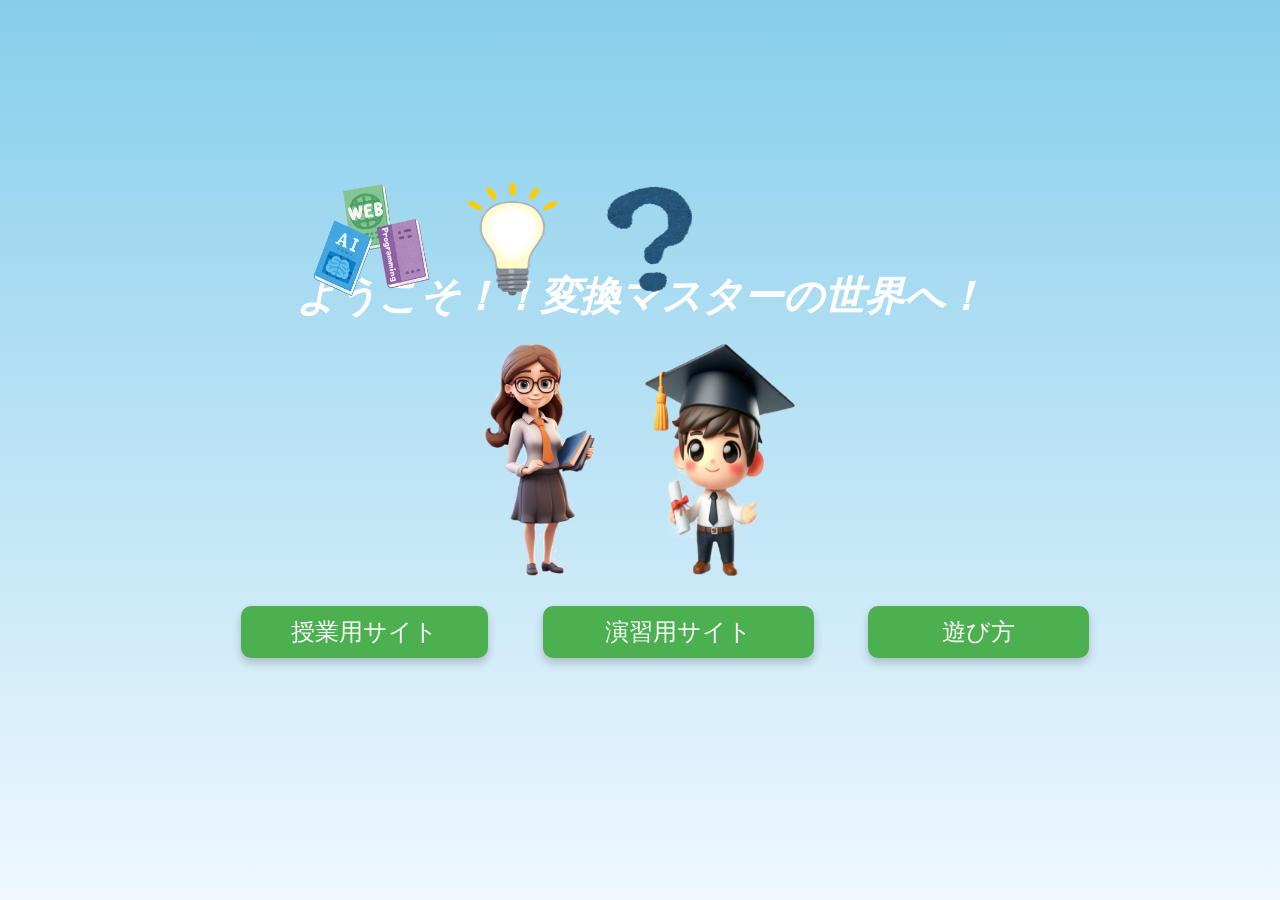
<file: index.html>
<!DOCTYPE html>
<html lang="ja">
  <head>
    <meta charset="UTF-8" />
    <meta name="viewport" content="width=device-width, initial-scale=1.0" />
    <title>教育ゲーム - スタート画面</title>
    <link rel="stylesheet" href="top.css" />
  </head>
  <body>
    <div class="start-screen">
      <div class="title">
        <h1 class="h1">ようこそ！！変換マスターの世界へ！</h1>
      </div>
      <div class="characters">
        <img src="images/teacher.png" alt="先生" class="character" />
        <img src="images/student.png" alt="生徒" class="student" />
      </div>
      <div class="start-button">
        <a href="select.html"><button>授業用サイト</button></a>
        <a href="select2.html"><button>演習用サイト　</button></a>
        <a href="fan.html"><button>遊び方　　</button></a>
      </div>
      <div class="decorations">
        <span><img src="images/book.png" alt="本" class="decoration" /></span>
        <span
          ><img src="images/electricity.png" alt="電気" class="decoration"
        /></span>
        <span
          ><img src="images/hetna.png" alt="はてな" class="decoration"
        /></span>
      </div>
    </div>
  </body>
</html>
</file>
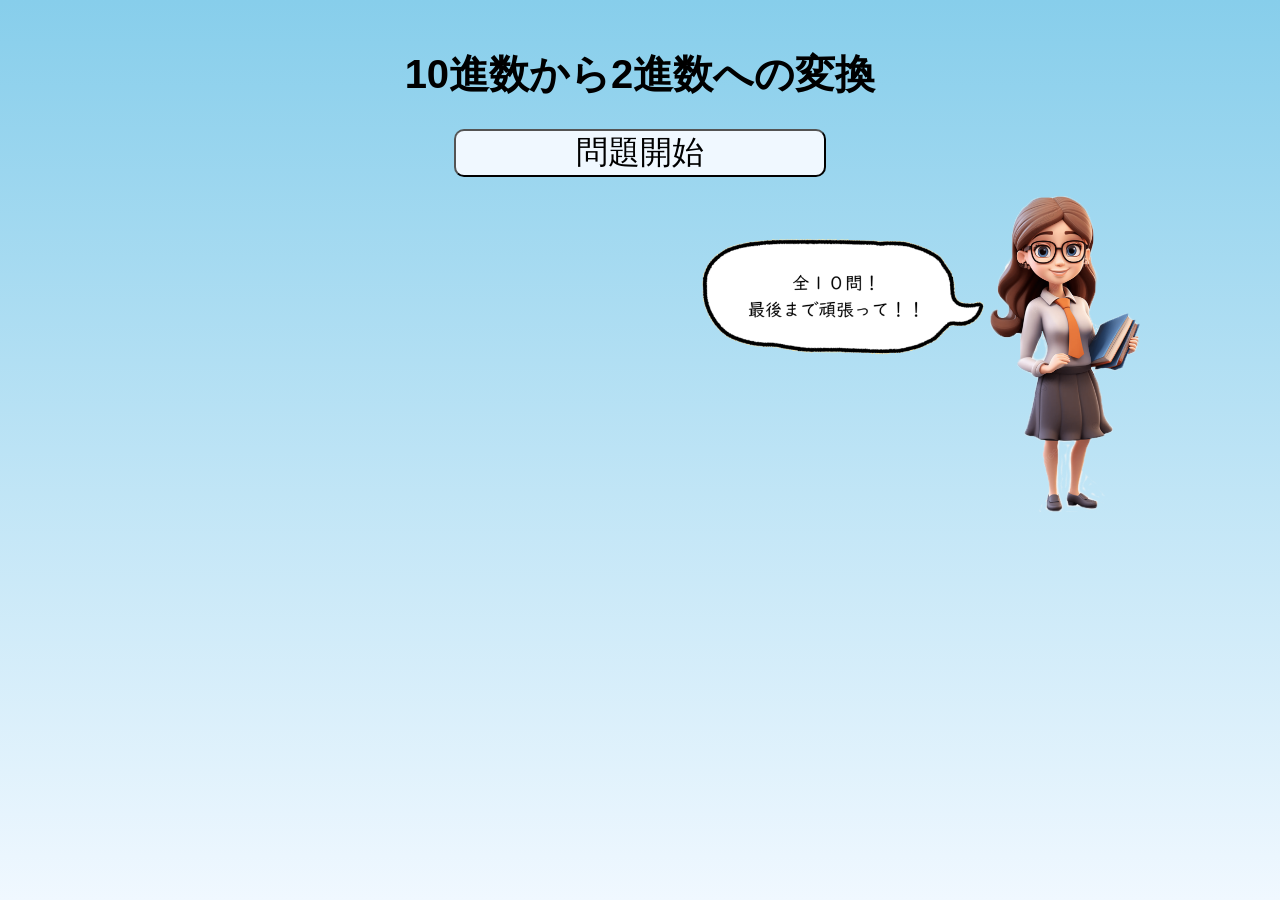
<file: lesson1.html>
<!DOCTYPE html>
<html lang="ja">
  <head>
    <meta charset="UTF-8" />
    <meta name="viewport" content="width=device-width, initial-scale=1.0" />
    <title>10進数から2進数への変換</title>
    <link rel="stylesheet" href="lesson1.css" />
  </head>

  <body>
    <div class="container">
      <h1>10進数から2進数への変換</h1>
      <button
        class="button_start"
        id="button_start"
        onclick="startConversion()"
      >
        問題開始
      </button>
      <div id="result" style="margin-top: 20px"></div>
      <div id="inputArea" class="input-step" style="display: none">
        <p id="currentStep"></p>
        <input type="number" id="userQuotient" placeholder="商を入力" />
        <button class="send" onclick="submitAnswer()">解答する</button>
      </div>
      <p id="feedback" style="color: red"></p>
      <p id="progress"></p>
    </div>

    <!-- 右下に挿入する画像 -->

    <div class="teacher">
      <div class="bottom-right-image">
        <img src="images/teacher.png" alt="右下の画像" class="teacher-img" />
      </div>
    </div>

    <div class="fukidashioya">
      <div class="fukidashiko">
        <img
          src="images/fukidashi.png"
          alt="右下の画像"
          class="fukidashi-img"
        />
      </div>
    </div>

    <script>
      let decimalNumber, binaryString, steps, number, currentQuestion;
      const totalQuestions = 10;
      let correctAnswers = 0;
      const numbers = [
        526, 414, 863, 831, 584, 187, 164, 230, 884, 87, 626, 6, 872, 886, 112,
        82, 896, 555, 94, 244, 575, 638, 520, 247, 645, 32, 254, 560, 132, 240,
        783, 971, 17, 932, 261, 162, 428, 843, 660, 212, 431, 988, 930, 113,
        816, 259, 826, 541, 988, 44, 647, 950, 405, 58, 459, 854, 463, 389, 530,
        554, 415, 44, 365, 639, 987, 511, 756, 991, 529, 764, 607, 491, 106,
        275, 599, 924, 905, 414, 283, 611, 599, 58, 750, 287, 512, 636, 59, 361,
        421, 43, 599, 248, 961, 270, 572, 650, 352, 241, 911, 893,
      ];

      function startConversion() {
        currentQuestion = 1;
        correctAnswers = 0;
        document.getElementById(
          "progress"
        ).innerText = `第1問 / ${totalQuestions}問`;
        document.getElementById("result").innerHTML = ""; // 結果エリアを初期化
        document.getElementById("button_start").style.display = "none"; // ボタンを非表示にする
        startNewQuestion();
      }

      function startNewQuestion() {
        decimalNumber = numbers[Math.floor(Math.random() * numbers.length)];
        binaryString = "";
        steps = "";
        number = decimalNumber;

        const questionHeader = `例題${currentQuestion}: ${decimalNumber}を２進数で表そう`;
        document.getElementById(
          "result"
        ).innerHTML += `<div class="question-block"><p>${questionHeader}</p><div id="steps${currentQuestion}" class="steps"></div></div>`;
        document.getElementById("inputArea").style.display = "block";
        document.getElementById("feedback").innerText = "";
        nextStep();
      }

      function nextStep() {
        if (number > 0) {
          steps += `<p>${number} ÷ 2 = ____</p>`; // 余りは表示しない
          document.getElementById(`steps${currentQuestion}`).innerHTML = steps;
          document.getElementById(
            "currentStep"
          ).innerText = `${number} ÷ 2 の商を入力してください:`;
        } else {
          const resultText = `変換結果: 10進数 ${decimalNumber} = 2進数 ${binaryString}`;
          document.getElementById(
            `steps${currentQuestion}`
          ).innerHTML += `<p>${resultText}</p>`;
          document.getElementById("inputArea").style.display = "none";
          nextQuestion();
        }
      }

      function submitAnswer() {
        const userAnswer = parseInt(
          document.getElementById("userQuotient").value
        );

        if (userAnswer === Math.floor(number / 2)) {
          const remainder = number % 2;
          binaryString = remainder + binaryString;
          steps = steps.replace("____", `${userAnswer} 余り ${remainder}`); // 正しい商と余りを表示
          document.getElementById(`steps${currentQuestion}`).innerHTML = steps;
          document.getElementById("feedback").innerText = "正解です！";
          number = userAnswer;
          document.getElementById("userQuotient").value = "";
          nextStep();
        } else {
          document.getElementById("feedback").innerText =
            "間違っています。もう一度お試しください。";
        }
      }

      function nextQuestion() {
        if (currentQuestion < totalQuestions) {
          currentQuestion++;
          document.getElementById(
            "progress"
          ).innerText = `第${currentQuestion}問 / ${totalQuestions}問`;
          startNewQuestion();
        } else {
          document.getElementById(
            "result"
          ).innerHTML += `<p>お疲れ様でした！ 全${totalQuestions}問が完了しました。</p>`;
          document.getElementById("progress").innerText = "";
        }
      }
    </script>
  </body>
</html>
</file>
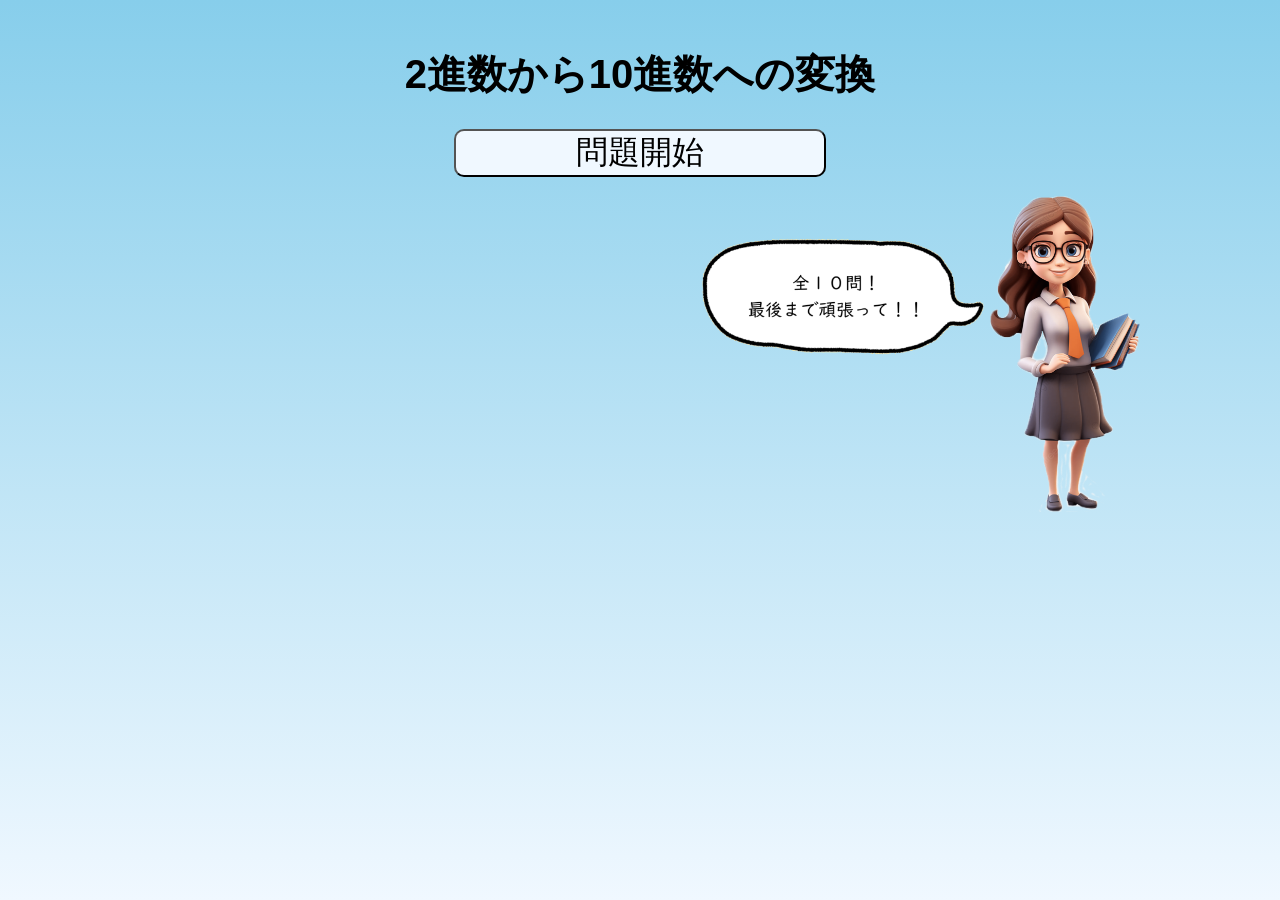
<file: lesson2.html>
<!DOCTYPE html>
<html lang="ja">
  <head>
    <meta charset="UTF-8" />
    <meta name="viewport" content="width=device-width, initial-scale=1.0" />
    <title>2進数から10進数への変換</title>
    <link rel="stylesheet" href="lesson2.css" />
  </head>
  <body>
    <div class="container">
      <h1>2進数から10進数への変換</h1>
      <button
        class="button_start"
        id="button_start"
        onclick="startConversion()"
      >
        問題開始
      </button>
      <div id="result" style="margin-top: 20px"></div>
      <div id="inputArea" class="input-step" style="display: none">
        <p id="currentStep"></p>
        <input type="number" id="userAnswer" placeholder="計算結果を入力" />
        <button class="send" onclick="submitAnswer()">解答する</button>
      </div>
      <p id="feedback" style="color: red"></p>
      <p id="progress"></p>
    </div>
    <!-- 右下に挿入する画像 -->

    <script>
      let binaryNumber, decimalResult, steps, currentQuestion, currentStepIndex;
      const totalQuestions = 10;
      const binaryNumbers = [
        "1101",
        "1010",
        "1111",
        "1001",
        "10010",
        "11011",
        "10101",
        "11100",
        "10111",
        "100101",
        "110010",
        "101111",
        "100110",
        "111010",
        "100011",
        "110111",
        "101001",
        "111111",
        "100000",
        "110101",
      ];
      let stepResults = [];
      let totalSum = 0;

      function startConversion() {
        currentQuestion = 1;
        correctAnswers = 0;
        document.getElementById(
          "progress"
        ).innerText = `第1問 / ${totalQuestions}問`;
        document.getElementById("result").innerHTML = ""; // 結果エリアを初期化
        document.getElementById("button_start").style.display = "none"; // ボタンを非表示にする
        startNewQuestion();
      }

      function startNewQuestion() {
        binaryNumber =
          binaryNumbers[Math.floor(Math.random() * binaryNumbers.length)];
        decimalResult = parseInt(binaryNumber, 2);
        currentStepIndex = 0;
        stepResults = [];
        totalSum = 0;
        const questionHeader = `例題${currentQuestion}: 2進数 ${binaryNumber} を10進数に変換しよう`;
        document.getElementById(
          "result"
        ).innerHTML += `<div class="question-block"><p>${questionHeader}</p><div id="steps${currentQuestion}" class="steps"></div></div>`;
        document.getElementById("inputArea").style.display = "block";
        document.getElementById("feedback").innerText = "";
        displayCurrentStep();
      }

      function displayCurrentStep() {
        const binaryDigits = binaryNumber.split("").reverse();
        if (currentStepIndex < binaryDigits.length) {
          const currentDigit = binaryDigits[currentStepIndex];
          document.getElementById(
            "currentStep"
          ).innerText = `${currentDigit} × 2^${currentStepIndex} の計算結果を入力してください:`;
        } else {
          document.getElementById("currentStep").innerText =
            "全ての計算が完了しました。計算結果を合計してください:";
        }
      }

      function submitAnswer() {
        const userAnswer = parseInt(
          document.getElementById("userAnswer").value
        );
        const binaryDigits = binaryNumber.split("").reverse();

        if (currentStepIndex < binaryDigits.length) {
          const currentDigit = binaryDigits[currentStepIndex];
          const correctAnswer = currentDigit * Math.pow(2, currentStepIndex);

          if (userAnswer === correctAnswer) {
            stepResults.push(userAnswer);
            totalSum += userAnswer;
            document.getElementById(
              `steps${currentQuestion}`
            ).innerHTML += `<p>${currentDigit} × 2^${currentStepIndex} = ${userAnswer}</p>`;
            document.getElementById("feedback").innerText = "正解です！";
            currentStepIndex++;
            document.getElementById("userAnswer").value = "";
            displayCurrentStep();
          } else {
            document.getElementById("feedback").innerText =
              "間違っています。もう一度お試しください。";
          }
        } else {
          if (userAnswer === totalSum) {
            document.getElementById("feedback").innerText = "正解です！";
            document.getElementById(
              `steps${currentQuestion}`
            ).innerHTML += `<p>合計: ${totalSum}</p>`;
            document.getElementById("inputArea").style.display = "none";
            nextQuestion();
          } else {
            document.getElementById("feedback").innerText =
              "合計が間違っています。もう一度お試しください。";
          }
        }
      }

      function nextQuestion() {
        if (currentQuestion < totalQuestions) {
          currentQuestion++;
          document.getElementById(
            "progress"
          ).innerText = `第${currentQuestion}問 / ${totalQuestions}問`;
          startNewQuestion();
        } else {
          document.getElementById(
            "result"
          ).innerHTML += `<p>お疲れ様でした！ 全${totalQuestions}問が完了しました。</p>`;
          document.getElementById("progress").innerText = "";
        }
      }
    </script>
    <div class="teacher">
      <div class="bottom-right-image">
        <img src="images/teacher.png" alt="右下の画像" class="teacher-img" />
      </div>
    </div>

    <div class="fukidashioya">
      <div class="fukidashiko">
        <img
          src="images/fukidashi.png"
          alt="右下の画像"
          class="fukidashi-img"
        />
      </div>
    </div>
  </body>
</html>
</file>
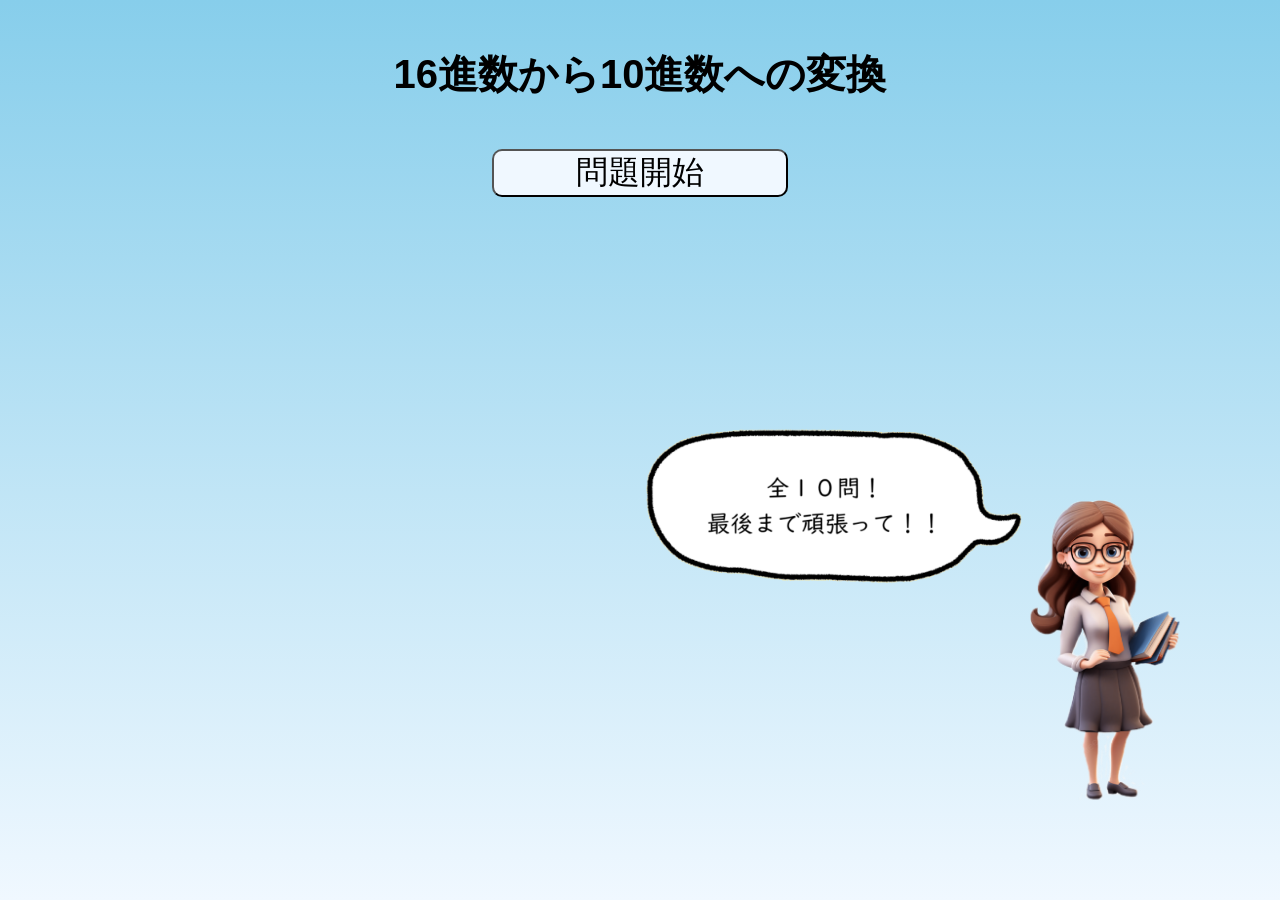
<file: lesson3.html>
<!DOCTYPE html>
<html lang="ja">
  <head>
    <meta charset="UTF-8" />
    <meta name="viewport" content="width=device-width, initial-scale=1.0" />
    <title>16進数から10進数への変換</title>
    <link rel="stylesheet" href="lesson3.css" />
    <style>
      /* 右下に画像を固定配置するスタイル */
      .bottom-right-image {
        position: fixed; /* 固定位置 */
        bottom: 100px; /* 画面下端から10px */
        right: 100px; /* 画面右端から10px */
        width: 150px; /* 画像の幅 */
        height: 300px; /* 画像の高さを自動調整 */
        z-index: 1000; /* 他の要素の上に表示 */
        animation: moveImage 3s infinite alternate; /* アニメーション適用 */
      }
      .fukidashi {
        position: fixed; /* 固定位置 */
        bottom: 300px; /* 画面下端から10px */
        right: 250px; /* 画面右端から10px */
        width: 400px; /* 画像の幅 */
        height: 200px; /* 画像の高さを自動調整 */
        z-index: 1000; /* 他の要素の上に表示 */
        animation: moveImage 3s infinite alternate; /* アニメーション適用 */
      }
      .fukidasimoji {
        position: fixed; /* 固定位置 */
        bottom: 230px; /* 画面下端から10px */
        right: 190px; /* 画面右端から10px */
        width: 400px; /* 画像の幅 */
        height: 200px; /* 画像の高さを自動調整 */
        z-index: 1000; /* 他の要素の上に表示 */
        animation: moveImage 3s infinite alternate; /* アニメーション適用 */
        font-weight: 10px;
      }
    </style>
  </head>
  <body>
    <script>
      const hexNumbers = Array.from({ length: 100 }, () =>
        Math.floor(Math.random() * 0xffff)
          .toString(16)
          .toUpperCase()
      );

      let selectedHexNumbers = [];
      let currentProblemIndex = 0;
      let correctAnswers = 0;
      let currentStep = 0;
      let stepResults = [];

      // 問題開始（または次の問題）
      function startConversion() {
        // 新しい問題のリストを作成（毎回問題が異なるように）
        selectedHexNumbers = hexNumbers
          .sort(() => 0.5 - Math.random()) // 配列をシャッフル
          .slice(0, 10); // 上位10個を選択

        currentProblemIndex = 0;
        correctAnswers = 0;
        currentStep = 0;
        stepResults = [];
        const hexNumber = selectedHexNumbers[currentProblemIndex];
        document.getElementById(
          "hex-question"
        ).innerText = `16進数: ${hexNumber}`;
        document.getElementById("user-step-answer").value = "";
        document.getElementById("user-final-answer").value = "";
        document.getElementById("feedback").innerText = "";
        document.getElementById("step-results").innerHTML = ""; // 初期化
        document.getElementById("total-calculation").innerHTML = ""; // 合計の式を初期化
        document.getElementById("step-answer-container").style.display =
          "block";
        document.getElementById("final-container").style.display = "none";

        // 問題開始ボタンを非表示
        document.getElementById("start-button-container").style.display =
          "none";

        displayNextStep();
      }

      function displayNextStep() {
        const hexNumber = selectedHexNumbers[currentProblemIndex];
        const hexDigit = hexNumber[hexNumber.length - 1 - currentStep] || "0";
        const powerOf16 = Math.pow(16, currentStep);
        document.getElementById(
          "step-instruction"
        ).innerText = `桁「${hexDigit}」を10進数に変換し、16の${currentStep}乗をかけてください: ${hexDigit} × ${powerOf16}`;
        document.getElementById("step-answer-container").style.display =
          "block";

        // 途中式の事前表示
        const stepExpression = `${hexDigit} × ${powerOf16}`;
        document.getElementById("step-results").innerHTML += ` 
        <li>途中式 ${
          currentStep + 1
        }: ${stepExpression} = <span id="result-${currentStep}">?</span></li>
      `;
      }

      function checkStepAnswer() {
        const hexNumber = selectedHexNumbers[currentProblemIndex];
        const hexDigit = hexNumber[hexNumber.length - 1 - currentStep] || "0";
        const powerOf16 = Math.pow(16, currentStep);
        const correctStepAnswer = parseInt(hexDigit, 16) * powerOf16;
        const userStepAnswer = parseInt(
          document.getElementById("user-step-answer").value
        );

        if (userStepAnswer === correctStepAnswer) {
          document.getElementById("feedback").innerText =
            "正解です！次の桁に進みます。";
          document.getElementById(`result-${currentStep}`).innerText =
            userStepAnswer;
          stepResults.push(`${hexDigit} × ${powerOf16} = ${userStepAnswer}`);
          currentStep++;
          document.getElementById("user-step-answer").value = "";

          if (currentStep >= hexNumber.length) {
            document.getElementById("step-answer-container").style.display =
              "none";
            document.getElementById("final-container").style.display = "block";
            document.getElementById("feedback").innerText =
              "最後の答えを入力してください。";
            displayTotalCalculation();
          } else {
            displayNextStep();
          }
        } else {
          document.getElementById("feedback").innerText =
            "間違っています。もう一度お試しください。";
        }
      }

      function displayTotalCalculation() {
        document.getElementById(
          "total-calculation"
        ).innerHTML = `最終式: ${stepResults.join(" + ")} = `;
      }

      function checkFinalAnswer() {
        const hexNumber = selectedHexNumbers[currentProblemIndex];
        const correctFinalAnswer = parseInt(hexNumber, 16);
        const userFinalAnswer = parseInt(
          document.getElementById("user-final-answer").value
        );

        if (userFinalAnswer === correctFinalAnswer) {
          correctAnswers++;
          currentProblemIndex++;
          document.getElementById("feedback").innerText =
            "正解です！次の問題に進みます。";
          setTimeout(startConversion, 1000); // 新しい問題を表示
        } else {
          document.getElementById("feedback").innerText =
            "間違っています。もう一度お試しください。";
        }
      }

      // メモ描画機能
      const canvas = document.getElementById("drawingCanvas");
      const ctx = canvas.getContext("2d");
      let isDrawing = false;

      canvas.addEventListener("mousedown", () => (isDrawing = true));
      canvas.addEventListener("mouseup", () => (isDrawing = false));
      canvas.addEventListener("mousemove", (event) => {
        if (!isDrawing) return;
        ctx.fillStyle = "black";
        ctx.beginPath();
        ctx.arc(event.offsetX, event.offsetY, 2, 0, Math.PI * 2);
        ctx.fill();
      });

      function clearCanvas() {
        ctx.clearRect(0, 0, canvas.width, canvas.height);
      }

      window.onload = function () {
        document.getElementById("step-answer-container").style.display = "none";
        document.getElementById("final-container").style.display = "none";
      };
    </script>

    <div class="wrapper">
      <div class="container">
        <h1>16進数から10進数への変換</h1>

        <!-- 問題開始ボタン (問題が表示された上に表示されるように設定) -->
        <div id="start-button-container">
          <button class="button_start" onclick="startConversion()">
            問題開始
          </button>
        </div>

        <div id="hex-question"></div>

        <!-- 途中式入力フォーム -->
        <div id="step-answer-container" style="display: none">
          <p id="step-instruction"></p>
          <input
            type="number"
            id="user-step-answer"
            placeholder="途中式の答えを入力"
          />
          <button onclick="checkStepAnswer()">途中式の答えを確認</button>
        </div>

        <ul id="step-results"></ul>
        <div id="total-calculation"></div>

        <!-- 最終解答入力フォーム -->
        <div id="final-container" style="display: none">
          <input
            type="number"
            id="user-final-answer"
            placeholder="最終的な答えを入力"
          />
          <button onclick="checkFinalAnswer()">最終解答を確認</button>
        </div>

        <div id="feedback"></div>
      </div>


    <img src="images/teacher.png" alt="右下の画像" class="bottom-right-image" />

    <img src="images/fukidashi.png" alt="右下の画像" class="fukidashi" />
  </body>
</html>
</file>
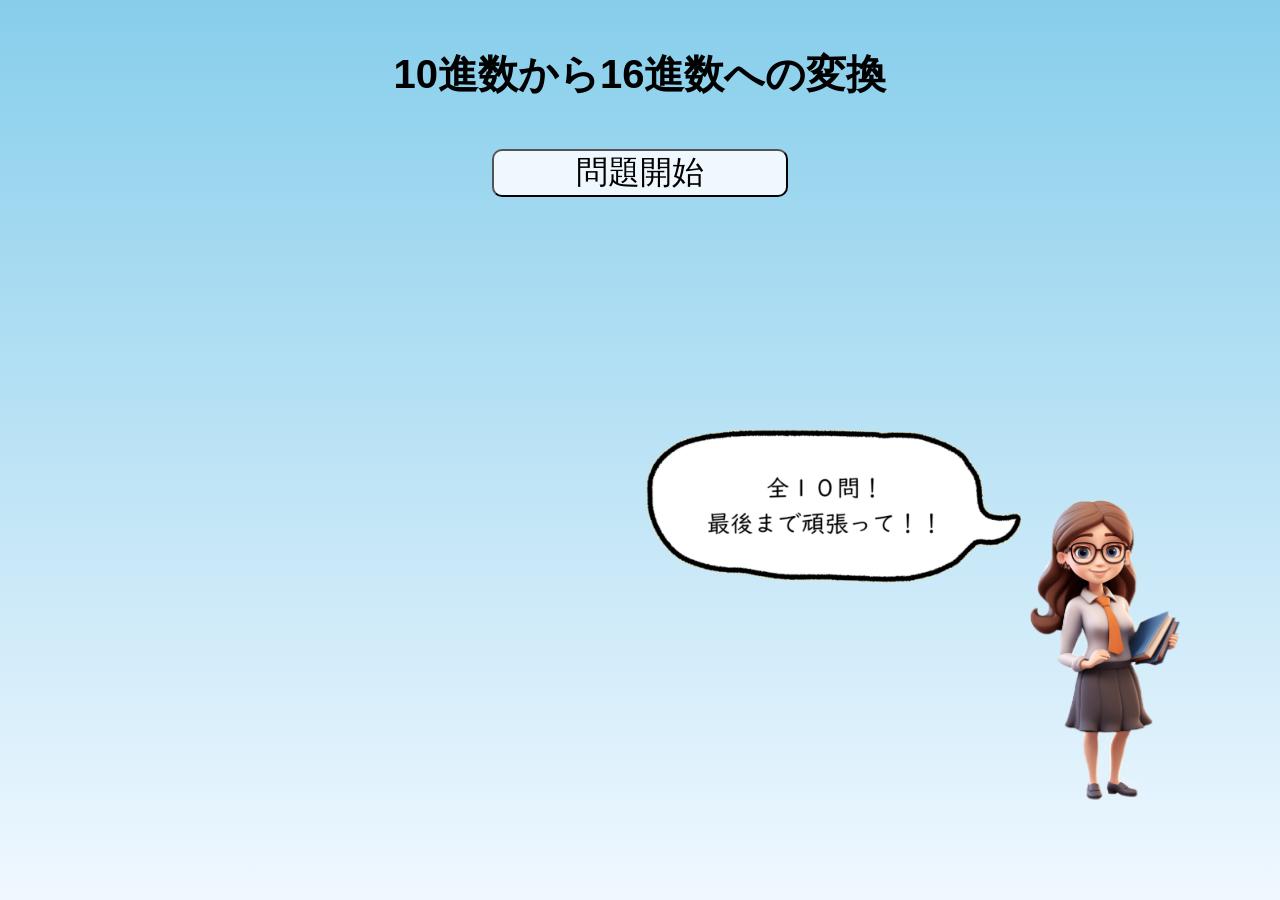
<file: lesson4.html>
<!DOCTYPE html>
<html lang="ja">
  <head>
    <meta charset="UTF-8" />
    <meta name="viewport" content="width=device-width, initial-scale=1.0" />
    <title>10進数から16進数への変換</title>
    <link rel="stylesheet" href="lesson4.css" />
  </head>

  <body>
    <div class="wrapper">
      <div class="container">
        <h1>10進数から16進数への変換</h1>
        <button class="button_start" id="start-quiz">問題開始</button>

        <div id="quiz-container" style="display: none">
          <div id="results" class="result"></div>
          <div class="button-container">
            <button id="next-question" style="display: none">次の問題</button>
          </div>
        </div>
      </div>
    </div>
    <script>
      let currentQuestionIndex = 0;
      const totalQuestions = 10;
      let questions = [];

      // クイズをリセットして新しい問題を生成
      function resetQuiz() {
        questions = Array.from(
          { length: totalQuestions },
          () => Math.floor(Math.random() * 900) + 100
        );
        currentQuestionIndex = 0;
        document.getElementById("results").innerHTML = "";
        document.getElementById("next-question").style.display = "none";
      }

      // 問題開始ボタンの設定
      document.getElementById("start-quiz").onclick = function () {
        resetQuiz();
        document.getElementById("quiz-container").style.display = "block";
        document.getElementById("start-quiz").style.display = "none"; // ボタンを非表示にする
        showNextQuestion();
      };

      // 10進数を16進数に変換する文字取得関数
      function toHexChar(value) {
        return value < 10 ? String(value) : String.fromCharCode(value + 55);
      }

      // 次の問題を表示
      function showNextQuestion() {
        if (currentQuestionIndex >= totalQuestions) {
          document.getElementById("results").innerHTML +=
            "<p>全ての問題が終了しました！お疲れ様でした！</p>";
          document.getElementById("next-question").style.display = "none";
          return;
        }

        const decimal = questions[currentQuestionIndex];
        let quotient = decimal;

        const questionDiv = document.createElement("div");
        questionDiv.classList.add("question-block");
        questionDiv.innerHTML = `
          問題 ${
            currentQuestionIndex + 1
          }: 10進数の ${decimal} を16進数に変換してください
        `;
        document.getElementById("results").appendChild(questionDiv);

        let finalAnswer = "";
        let intermediateAnswer = "";

        function showStep() {
          if (quotient === 0) {
            showHexConversionInstruction(intermediateAnswer, finalAnswer);
            return;
          }

          const remainder = quotient % 16;
          const remainderHex = toHexChar(remainder);
          const stepDiv = document.createElement("div");
          stepDiv.classList.add("step");
          stepDiv.innerHTML = `
            <p>${quotient} ÷ 16 の商を入力してください</p>
            <p>商: <input type="text" class="user-quotient" placeholder="商を入力">, 余り: <span class="remainder-display" style="visibility: hidden;">${remainder}</span></p>
            <p class="feedback" style="color: red; display: none;">不正解です。正しい商を入力してください。</p>
          `;
          questionDiv.appendChild(stepDiv);

          const quotientInput = stepDiv.querySelector(".user-quotient");
          const remainderDisplay = stepDiv.querySelector(".remainder-display");
          const feedback = stepDiv.querySelector(".feedback");

          quotientInput.addEventListener("input", checkAnswer);

          function checkAnswer() {
            const userQuotient = quotientInput.value.trim();

            if (userQuotient === String(Math.floor(quotient / 16))) {
              quotientInput.disabled = true;
              remainderDisplay.style.visibility = "visible";
              feedback.style.display = "none";

              intermediateAnswer = remainder + intermediateAnswer;
              finalAnswer = remainderHex + finalAnswer;
              quotient = Math.floor(quotient / 16);

              stepDiv.innerHTML = `
                <p>${
                  quotient * 16 + remainder
                } ÷ 16 の商は ${userQuotient}、余りは ${remainder}</p>
              `;
              showStep();
            } else if (userQuotient) {
              feedback.style.display = "block";
            }
          }
        }

        function showHexConversionInstruction(intermediateAnswer, finalAnswer) {
          questionDiv.innerHTML += `
            <p>ここまでの答えを英字を使わずに入力してください: <input type="text" id="intermediate-answer-input" placeholder="ここまでの答えを入力"></p>
          `;

          const intermediateAnswerInput = document.getElementById(
            "intermediate-answer-input"
          );

          intermediateAnswerInput.addEventListener("input", function () {
            if (
              intermediateAnswerInput.value.trim().toUpperCase() ===
              intermediateAnswer
            ) {
              intermediateAnswerInput.disabled = true;
              questionDiv.innerHTML += `<p>正解です！次に進みましょう。</p>`;

              questionDiv.innerHTML += `
                <p>最終答えを入力してください: <input type="text" id="final-answer-input" placeholder="16進数の答えを入力"></p>
              `;

              const finalAnswerInput =
                document.getElementById("final-answer-input");
              finalAnswerInput.addEventListener("input", function () {
                if (
                  finalAnswerInput.value.trim().toUpperCase() === finalAnswer
                ) {
                  finalAnswerInput.disabled = true;
                  showFinalAnswer(finalAnswer);
                } else if (finalAnswerInput.value.trim()) {
                  questionDiv.innerHTML += `<p style="color: red;">不正解です。もう一度試してください。</p>`;
                }
              });
            } else if (intermediateAnswerInput.value.trim()) {
              questionDiv.innerHTML += `<p style="color: red;">不正解です。もう一度試してください。</p>`;
            }
          });
        }

        function showFinalAnswer(answer) {
          questionDiv.innerHTML += `
            <p>正解！16進数表記は<strong>${answer}</strong>です！</p>
          `;
          document.getElementById("next-question").style.display = "inline";
          currentQuestionIndex++;
        }

        showStep();
      }

      document.getElementById("next-question").onclick = function () {
        document.getElementById("next-question").style.display = "none";
        showNextQuestion();
      };
    </script>
    <!-- 右下に挿入する画像 -->
    <img src="images/teacher.png" alt="右下の画像" class="bottom-right-image" />
    <img src="images/fukidashi.png" alt="右下の画像" class="fukidashi" />
  </body>
</html>
</file>
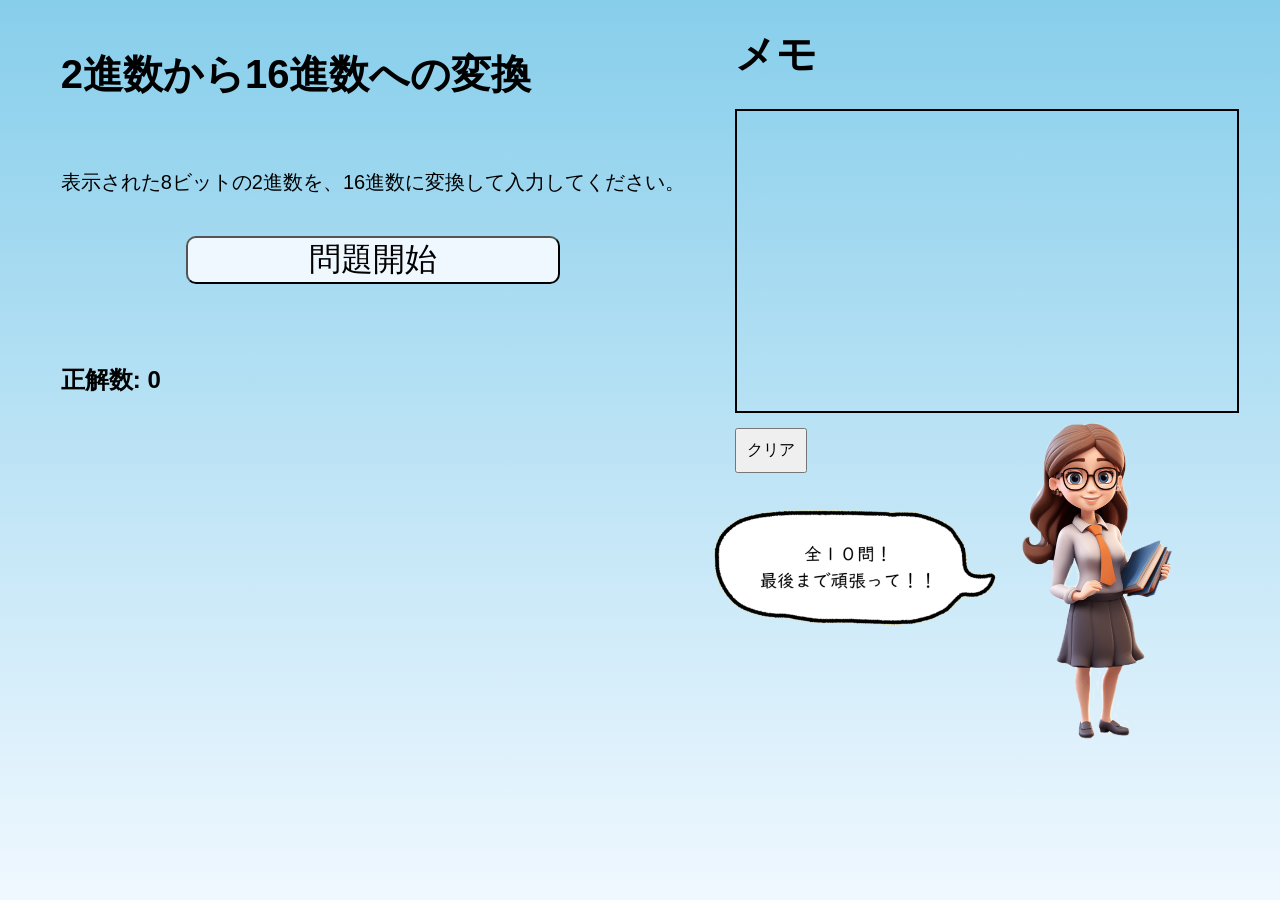
<file: lesson5.html>
<!DOCTYPE html>
<html lang="ja">
  <head>
    <meta charset="UTF-8" />
    <meta name="viewport" content="width=device-width, initial-scale=1.0" />
    <title>2進数から16進数への変換</title>
    <link rel="stylesheet" href="lesson5.css" />
 
  </head>
  <body>
    <div class="container">
      <h1>2進数から16進数への変換</h1>
      <p>
        表示された8ビットの2進数を、16進数に変換して入力してください。
      </p>

      <!-- 問題開始ボタン -->
      <button id="startButton" onclick="generateBinaryQuestion()">
        問題開始
      </button>

      <div id="quizArea" style="display: none">
        <p>
          8ビットの二進数:
          <span id="binaryNumber" class="binary-display">---</span>
        </p>
        <label
          >4ビット(左):
          <input type="text" id="answer1" maxlength="1" placeholder="0-F"
        /></label>
        <label
          >4ビット(右):
          <input type="text" id="answer2" maxlength="1" placeholder="0-F"
        /></label>
        <button onclick="checkAnswers()">解答する</button>
        <button id="hintButton" onclick="showHint()">ヒント</button>
      </div>

      <div id="result" class="result"></div>
      <div id="score" class="result">正解数: 0</div>
      <div id="hint" class="hint"></div>

      <!-- 2の累乗表示とマス -->
      <div id="powerContainer">
        <div class="powers-of-two">
          <div>2<sup>3</sup> = 8</div>
          <div>2<sup>2</sup> = 4</div>
          <div>2<sup>1</sup> = 2</div>
          <div>2<sup>0</sup> = 1</div>
        </div>

        <div class="arrows">
          <div>&#8595;</div>
          <div>&#8595;</div>
          <div>&#8595;</div>
          <div>&#8595;</div>
        </div>

        <div class="boxes">
          <div class="box"></div>
          <div class="box"></div>
          <div class="box"></div>
          <div class="box"></div>
        </div>
      </div>
    </div>
<!-- 手書き入力機能 -->
<div class="drawing-container">
  <h1 id="memo">メモ</h1>
  <canvas id="drawingCanvas" width="500" height="300"></canvas>
  <div class="controls">
    <button onclick="clearCanvas()">クリア</button>
  </div>

    <script>
      let correctAnswers = 0;
      let binaryNumber;

      function generateBinaryQuestion() {
        // 問題開始ボタンを非表示にする
        document.getElementById("startButton").style.display = "none";

        // 0から255までのランダムな整数を生成し、8ビットの二進数に変換
        const randomDecimal = Math.floor(Math.random() * 256);
        binaryNumber = randomDecimal.toString(2).padStart(8, "0");

        // 画面に8ビットの二進数を表示
        document.getElementById("binaryNumber").innerText = binaryNumber;

        // 入力フィールドと結果メッセージをリセット
        document.getElementById("quizArea").style.display = "block";
        document.getElementById("answer1").value = "";
        document.getElementById("answer2").value = "";
        document.getElementById("result").innerText = "";
        document.getElementById("hint").innerText = ""; // ヒントをリセット
      }

      function checkAnswers() {
        // 8ビットを左と右の4ビットに分ける
        const left4Bits = binaryNumber.slice(0, 4);
        const right4Bits = binaryNumber.slice(4, 8);

        // 各4ビットを16進数に変換
        const correctAnswer1 = parseInt(left4Bits, 2)
          .toString(16)
          .toUpperCase();
        const correctAnswer2 = parseInt(right4Bits, 2)
          .toString(16)
          .toUpperCase();

        // ユーザーの入力値を取得し、大文字に変換
        const userAnswer1 = document
          .getElementById("answer1")
          .value.trim()
          .toUpperCase();
        const userAnswer2 = document
          .getElementById("answer2")
          .value.trim()
          .toUpperCase();

        // 正誤判定
        if (userAnswer1 === correctAnswer1 && userAnswer2 === correctAnswer2) {
          correctAnswers++;
          document.getElementById("result").innerText =
            "全て正解です！次の問題に進みます。";
          document.getElementById("result").style.color = "green";
          generateBinaryQuestion(); // 次の問題を生成
        } else {
          document.getElementById(
            "result"
          ).innerText = `不正解があります。もう一度挑戦してください。正解: ${correctAnswer1} ${correctAnswer2}`;
          document.getElementById("result").style.color = "red";
        }
        document.getElementById(
          "score"
        ).innerText = `正解数: ${correctAnswers}`;
      }

      function showHint() {
        const left4Bits = binaryNumber.slice(0, 4);
        const right4Bits = binaryNumber.slice(4, 8);
        const leftHex = parseInt(left4Bits, 2).toString(16).toUpperCase();
        const rightHex = parseInt(right4Bits, 2).toString(16).toUpperCase();

        document.getElementById(
          "hint"
        ).innerText = `ヒント:➀ 左の4ビット(${left4Bits})は16進数で${leftHex}、右の4ビット(${right4Bits})は16進数で${rightHex}です。
        　　　 ②各桁を□の中に当てはめ、「１」が入る桁を計算する`;

        // ヒントボタンを押すと、2の累乗表示を表示
        document.getElementById("powerContainer").style.display = "block";
      }
        // 手書き入力機能に関するJavaScript
        const canvas = document.getElementById("drawingCanvas");
      const ctx = canvas.getContext("2d");
      let drawing = false;

      function startDrawing(event) {
        drawing = true;
        draw(event);
      }

      function endDrawing() {
        drawing = false;
        ctx.beginPath();
      }

      function draw(event) {
        if (!drawing) return;
        ctx.lineWidth = 3;
        ctx.lineCap = "round";
        ctx.strokeStyle = "black";

        let x, y;
        if (event.touches) {
          x = event.touches[0].clientX - canvas.offsetLeft;
          y = event.touches[0].clientY - canvas.offsetTop;
        } else {
          x = event.clientX - canvas.offsetLeft;
          y = event.clientY - canvas.offsetTop;
        }

        ctx.lineTo(x, y);
        ctx.stroke();
        ctx.beginPath();
        ctx.moveTo(x, y);
      }

      function clearCanvas() {
        ctx.clearRect(0, 0, canvas.width, canvas.height);
      }

      canvas.addEventListener("mousedown", startDrawing);
      canvas.addEventListener("mouseup", endDrawing);
      canvas.addEventListener("mousemove", draw);

      canvas.addEventListener("touchstart", startDrawing);
      canvas.addEventListener("touchend", endDrawing);
      canvas.addEventListener("touchmove", draw);
    </script>
    <!-- 右下に挿入する画像 -->
    <div class="teacher">
      <div class="bottom-right-image">
        <img src="images/teacher.png" alt="右下の画像" class="teacher-img" />
      </div>
    </div>
    
    <div class="fukidashioya">
      <div class="fukidashiko">
        <img
          src="images/fukidashi.png"
          alt="右下の画像"
          class="fukidashi-img"
        />
      </div>
    </div>

  </body>
</html>
</file>
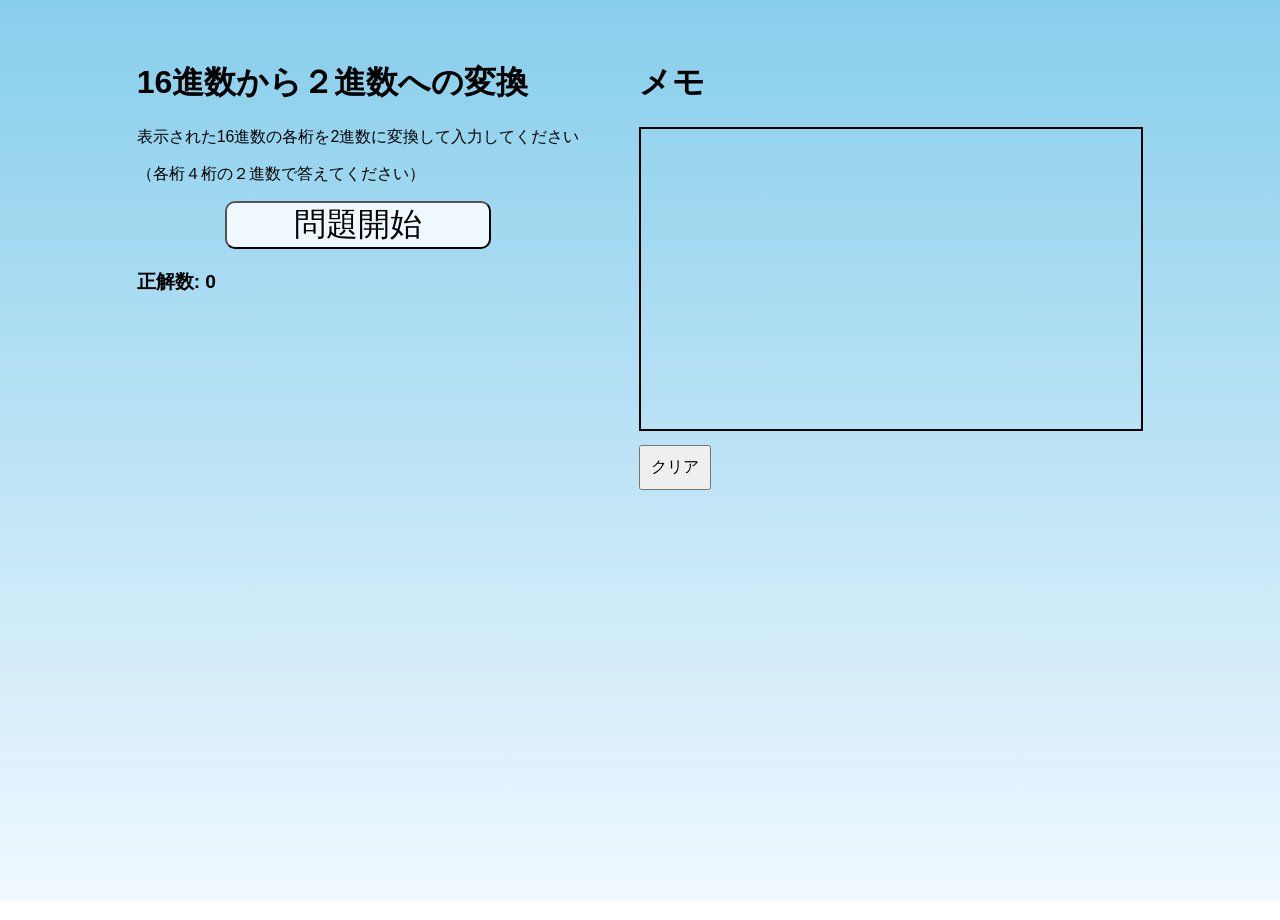
<file: lesson6.html>
<!DOCTYPE html>
<html lang="ja">
  <head>
    <meta charset="UTF-8" />
    <meta name="viewport" content="width=device-width, initial-scale=1.0" />
    <title>16進数から2進数への変換と手書き入力</title>
    <link rel="stylesheet" href="lesson6.css" />

  </head>
  <body>
    <div class="container">
      <!-- 16進数から2進数への変換機能 -->
      <div class="conversion-container">
        <h1>16進数から２進数への変換</h1>
        <p>表示された16進数の各桁を2進数に変換して入力してください</p>
        <p>（各桁４桁の２進数で答えてください）</p>
        <button class="button_start" onclick="startQuiz()">問題開始</button>

        <div id="quizArea" style="display: none">
          <p>16進数: <span id="hexNumber" class="hex-display">---</span></p>
          <div id="inputFields"></div>
          <button id="soushin" onclick="checkAnswers()">解答する</button>
          <button id="hintButton" onclick="showHint()" style="display: none">
            ヒント
          </button>
        </div>

        <div id="result" class="result"></div>
        <div id="score" class="result">正解数: 0</div>
        <div id="hint" class="result" style="color: blue"></div>
      </div>

      <!-- 手書き入力機能 -->
      <div class="drawing-container">
        <h1>メモ</h1>
        <canvas id="drawingCanvas" width="500" height="300"></canvas>
        <div class="controls">
          <button onclick="clearCanvas()">クリア</button>
        </div>
      </div>
    </div>

    <script>
      // 16進数から2進数への変換機能に関するJavaScript
      let correctAnswers = 0;
      let currentHex;
      let hexDigits = [];

      function generateQuestion() {
        const randomDecimal = Math.floor(Math.random() * 0xfff);
        currentHex = randomDecimal.toString(16).toUpperCase();
        hexDigits = currentHex.split("");
        document.getElementById("hexNumber").innerText = currentHex;
        const inputFields = document.getElementById("inputFields");
        inputFields.innerHTML = "";

        hexDigits.forEach((digit, index) => {
          const input = document.createElement("input");
          input.type = "text";
          input.id = `answer${index}`;
          input.placeholder = `2進数の${digit}`;
          input.maxLength = 4;
          inputFields.appendChild(input);
        });

        document.getElementById("result").innerText = "";
        document.getElementById("hint").innerText = "";

        const hasAlphabet = /[A-F]/.test(currentHex);
        document.getElementById("hintButton").style.display = hasAlphabet
          ? "inline"
          : "none";
      }

      function startQuiz() {
        document.querySelector("button").style.display = "none";
        document.getElementById("quizArea").style.display = "block";
        generateQuestion();
      }

      function checkAnswers() {
        let allCorrect = true;

        hexDigits.forEach((digit, index) => {
          const userAnswer = document.getElementById(`answer${index}`).value;
          const correctAnswer = parseInt(digit, 16)
            .toString(2)
            .padStart(4, "0");
          if (userAnswer !== correctAnswer) {
            allCorrect = false;
          }
        });

        if (allCorrect) {
          correctAnswers++;
          document.getElementById("result").innerText =
            "全て正解です！次の問題に進みます。";
        } else {
          document.getElementById("result").innerText =
            "不正解があります。もう一度挑戦してください。";
        }
        document.getElementById(
          "score"
        ).innerText = `正解数: ${correctAnswers}`;
        if (allCorrect) generateQuestion();
      }

      let hintVisible = false;

      function showHint() {
        const hints = { A: 10, B: 11, C: 12, D: 13, E: 14, F: 15 };
        if (hintVisible) {
          document.getElementById("hint").innerText = "";
          hintVisible = false;
          document.getElementById("hintButton").innerText = "ヒント";
        } else {
          let hintText = "ヒント: ";
          hexDigits.forEach((digit) => {
            if (hints[digit]) {
              hintText += `<div class="hint-input">16進数「${digit}」＝10進数
                    <input type="text" id="hintAnswer${digit}" maxlength="2" placeholder="?" /> 
                    <button onclick="checkHintAnswer('${digit}')">確認</button>
                    <div id="binaryHint${digit}" class="hint-binary"></div>
                    </div>`;
            }
          });
          document.getElementById("hint").innerHTML = hintText;
          hintVisible = true;
          document.getElementById("hintButton").innerText = "ヒントを閉じる";
        }
      }

      function checkHintAnswer(digit) {
        const userHintAnswer = document.getElementById(
          `hintAnswer${digit}`
        ).value;
        const correctHintAnswer = { A: 10, B: 11, C: 12, D: 13, E: 14, F: 15 }[
          digit
        ];
        if (parseInt(userHintAnswer) === correctHintAnswer) {
          const binaryAnswer = correctHintAnswer.toString(2).padStart(4, "0");
          document.getElementById(
            `binaryHint${digit}`
          ).innerText = `正解です！10進数「${correctHintAnswer}」は2進数に変換すると？`;
        } else {
          document.getElementById(`binaryHint${digit}`).innerText =
            "不正解です。もう一度考えてみてください。";
        }
      }

      // 手書き入力機能に関するJavaScript
      const canvas = document.getElementById("drawingCanvas");
      const ctx = canvas.getContext("2d");
      let drawing = false;

      function startDrawing(event) {
        drawing = true;
        draw(event);
      }

      function endDrawing() {
        drawing = false;
        ctx.beginPath();
      }

      function draw(event) {
        if (!drawing) return;
        ctx.lineWidth = 3;
        ctx.lineCap = "round";
        ctx.strokeStyle = "black";

        let x, y;
        if (event.touches) {
          x = event.touches[0].clientX - canvas.offsetLeft;
          y = event.touches[0].clientY - canvas.offsetTop;
        } else {
          x = event.clientX - canvas.offsetLeft;
          y = event.clientY - canvas.offsetTop;
        }

        ctx.lineTo(x, y);
        ctx.stroke();
        ctx.beginPath();
        ctx.moveTo(x, y);
      }

      function clearCanvas() {
        ctx.clearRect(0, 0, canvas.width, canvas.height);
      }

      canvas.addEventListener("mousedown", startDrawing);
      canvas.addEventListener("mouseup", endDrawing);
      canvas.addEventListener("mousemove", draw);

      canvas.addEventListener("touchstart", startDrawing);
      canvas.addEventListener("touchend", endDrawing);
      canvas.addEventListener("touchmove", draw);
    </script>

</html>
</file>
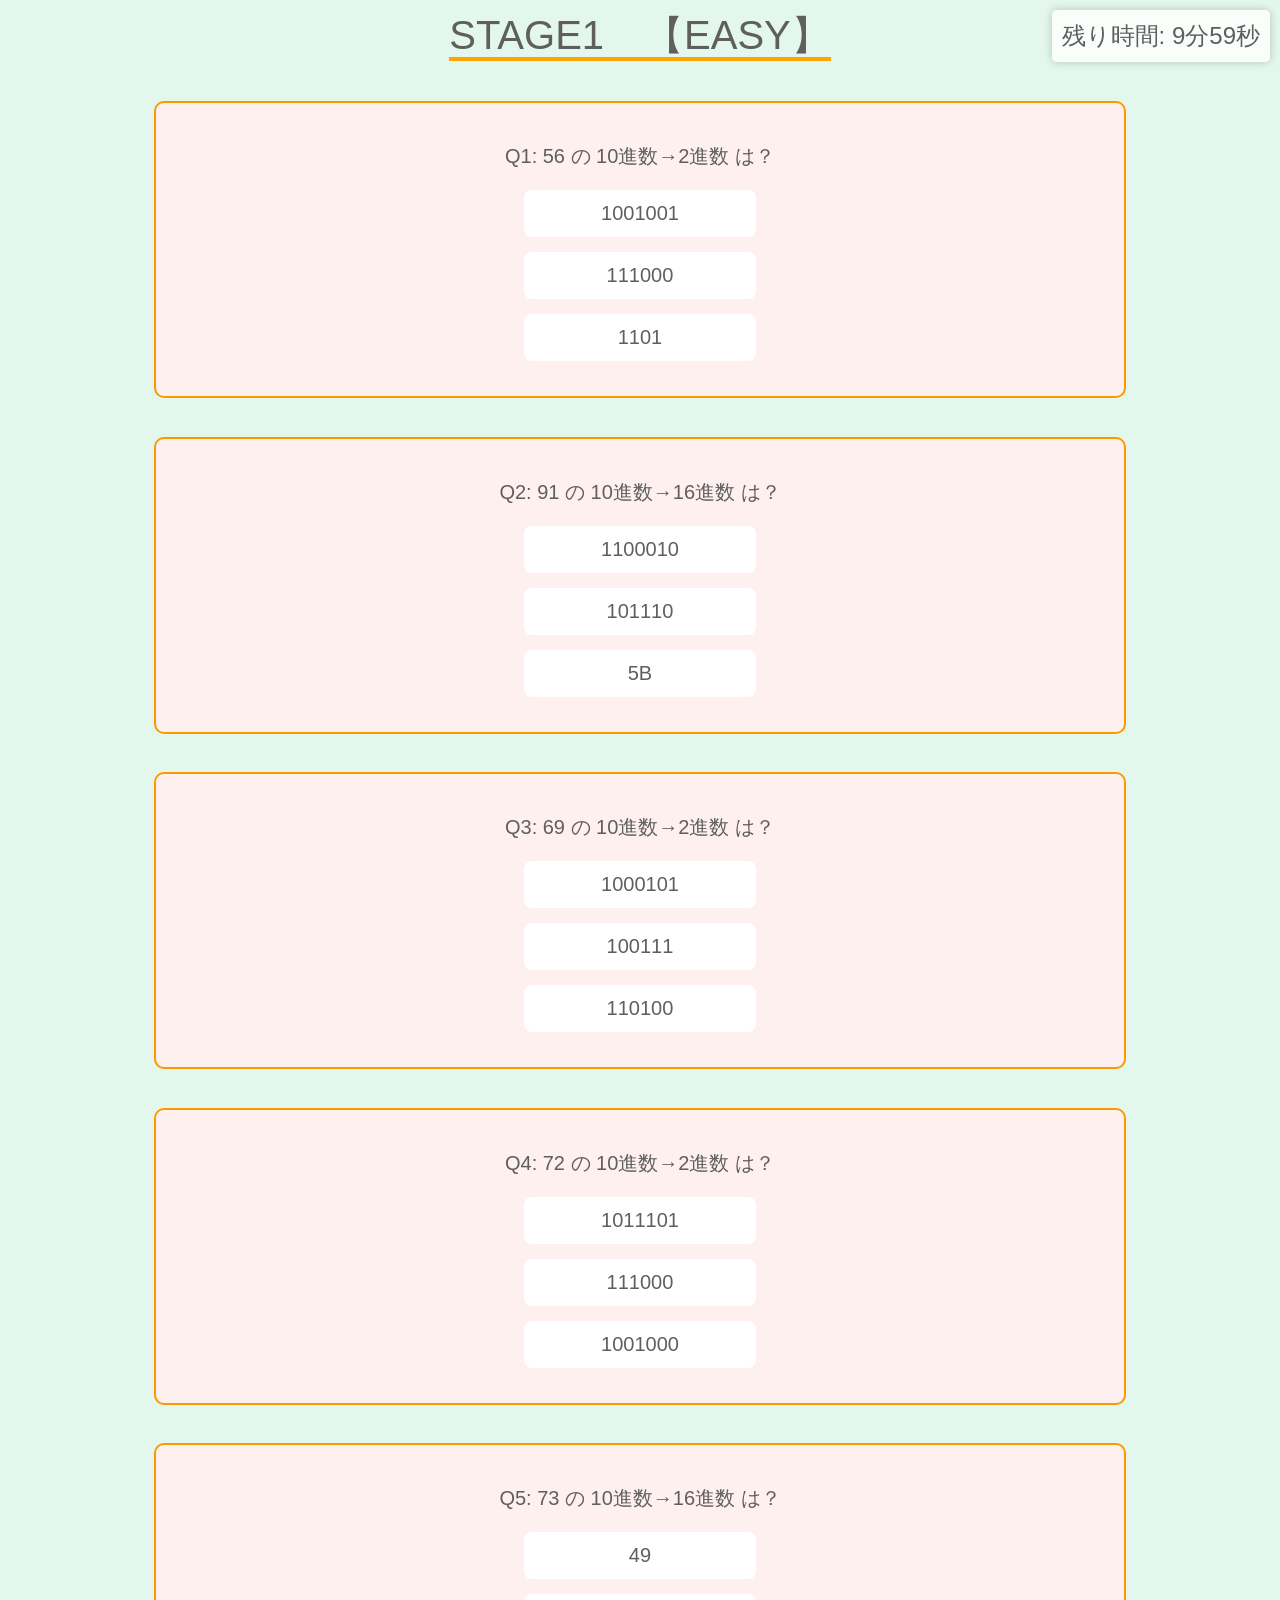
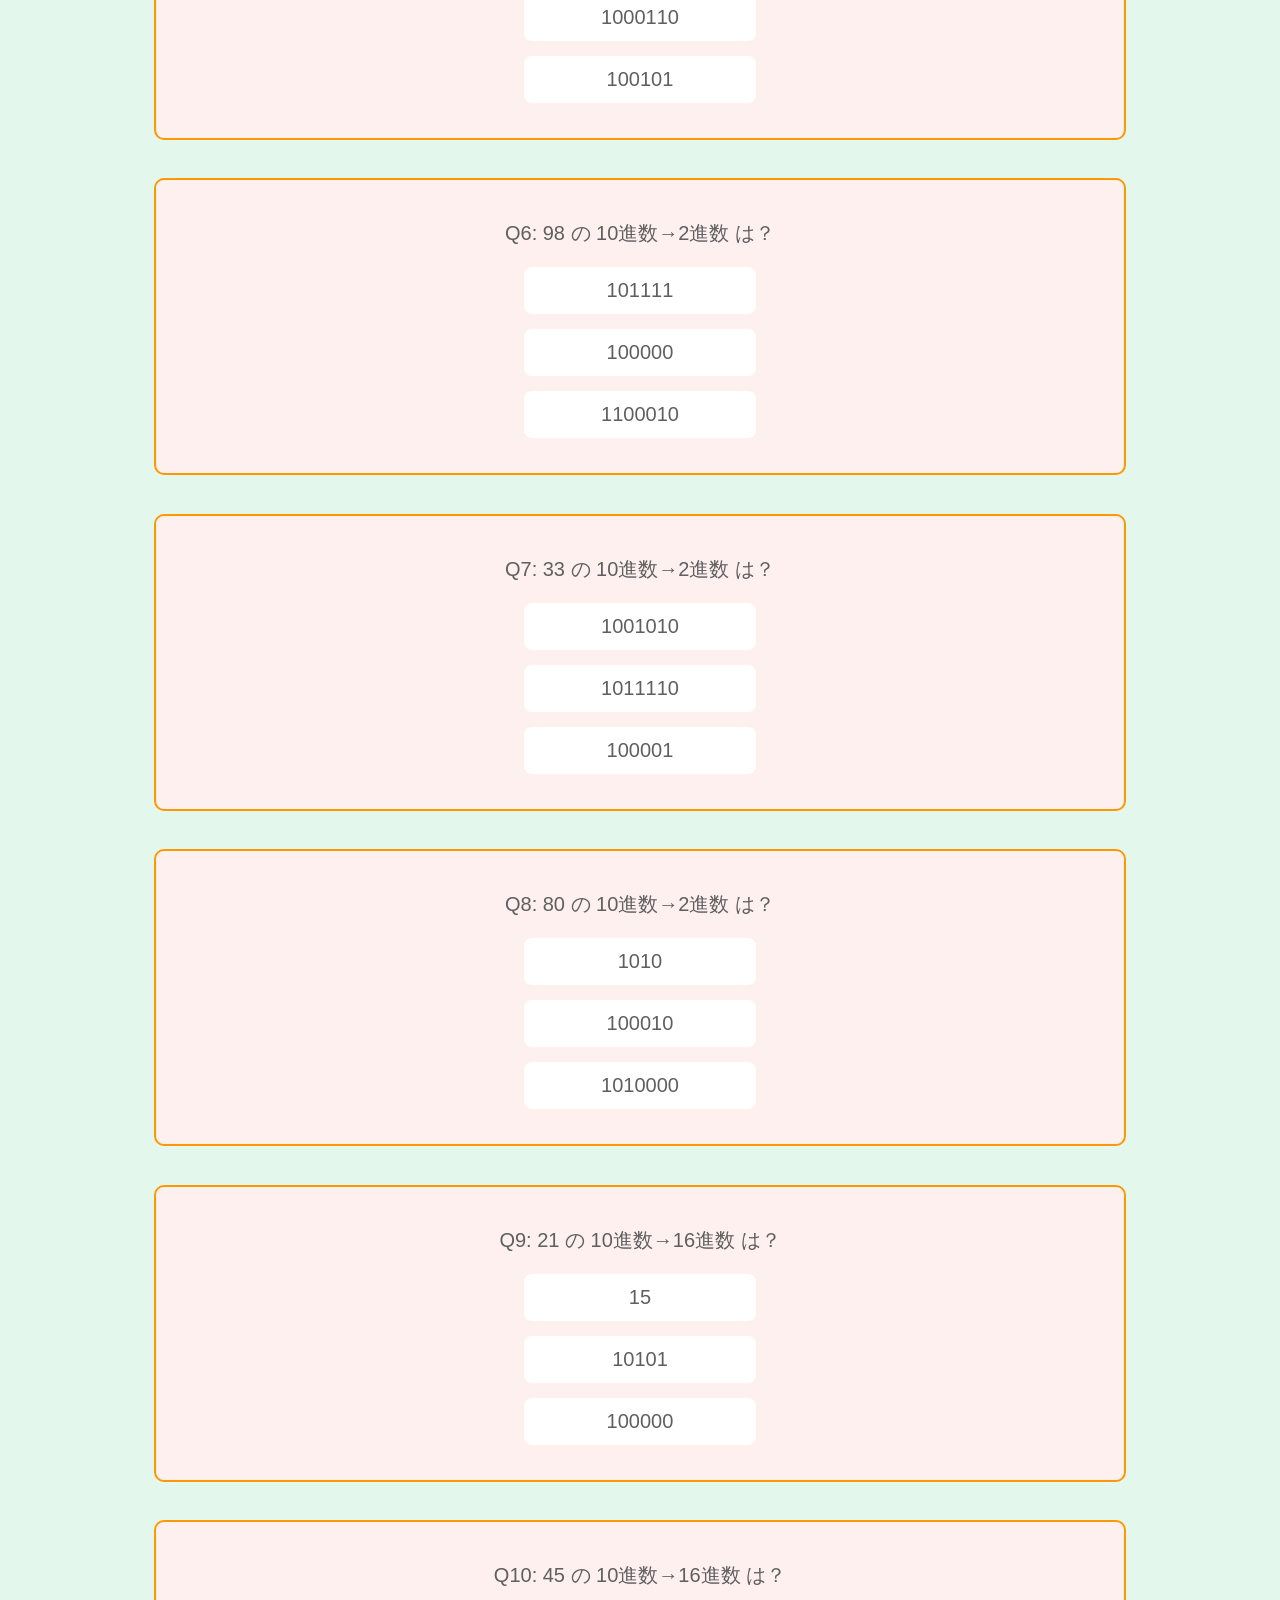
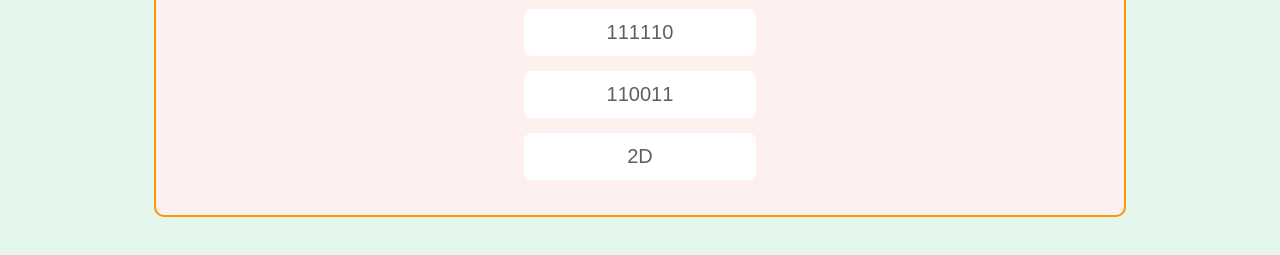
<file: practice_easy.html>
<!DOCTYPE html>
<html lang="ja">
  <head>
    <meta charset="UTF-8" />
    <meta name="viewport" content="width=device-width, initial-scale=1.0" />
    <title>演習用サイト-easy-</title>
    <link rel="stylesheet" href="practice.css" />
  </head>
  <body>
    <top> STAGE1　【EASY】</top>
    <div id="timerContainer">残り時間: 10:00</div>
    <div id="quizContainer"></div>
    <div id="resultContainer"></div>
    <script src="practice_easy.js"></script>
  </body>
</html>
</file>
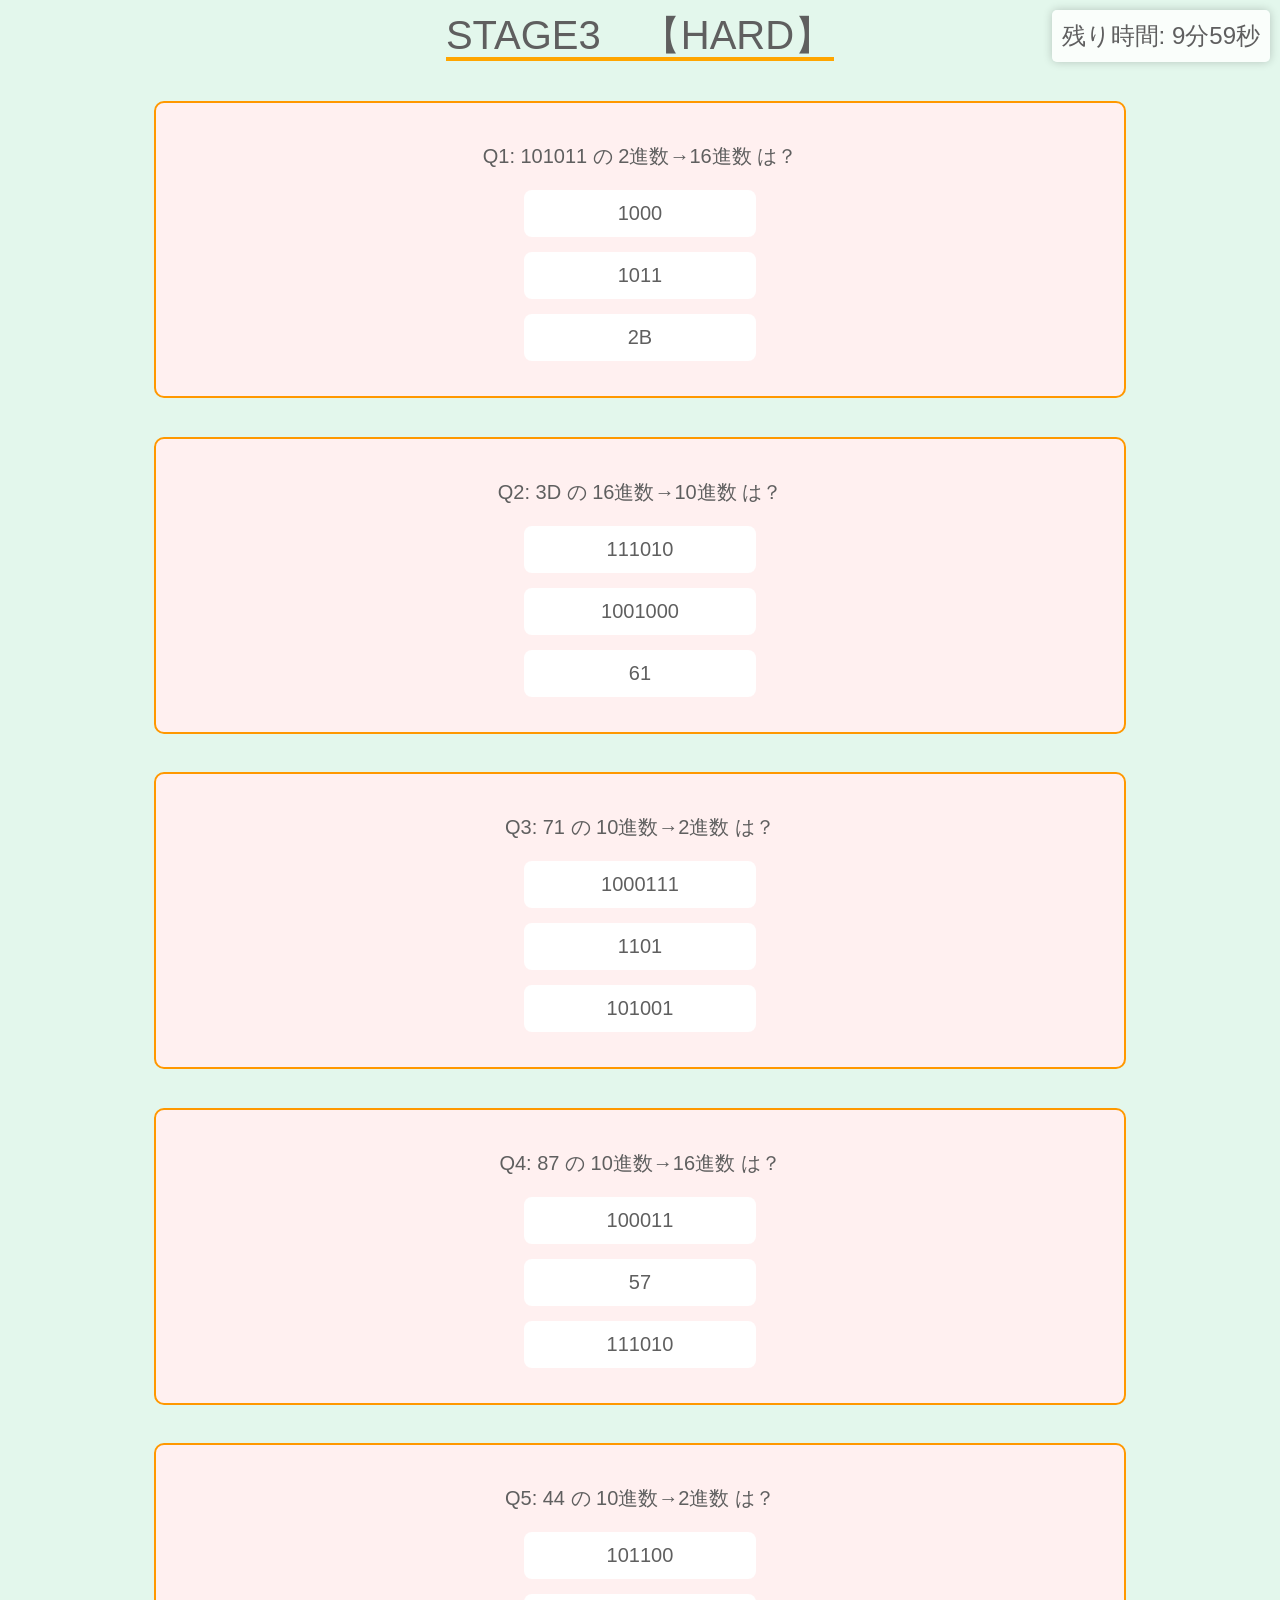
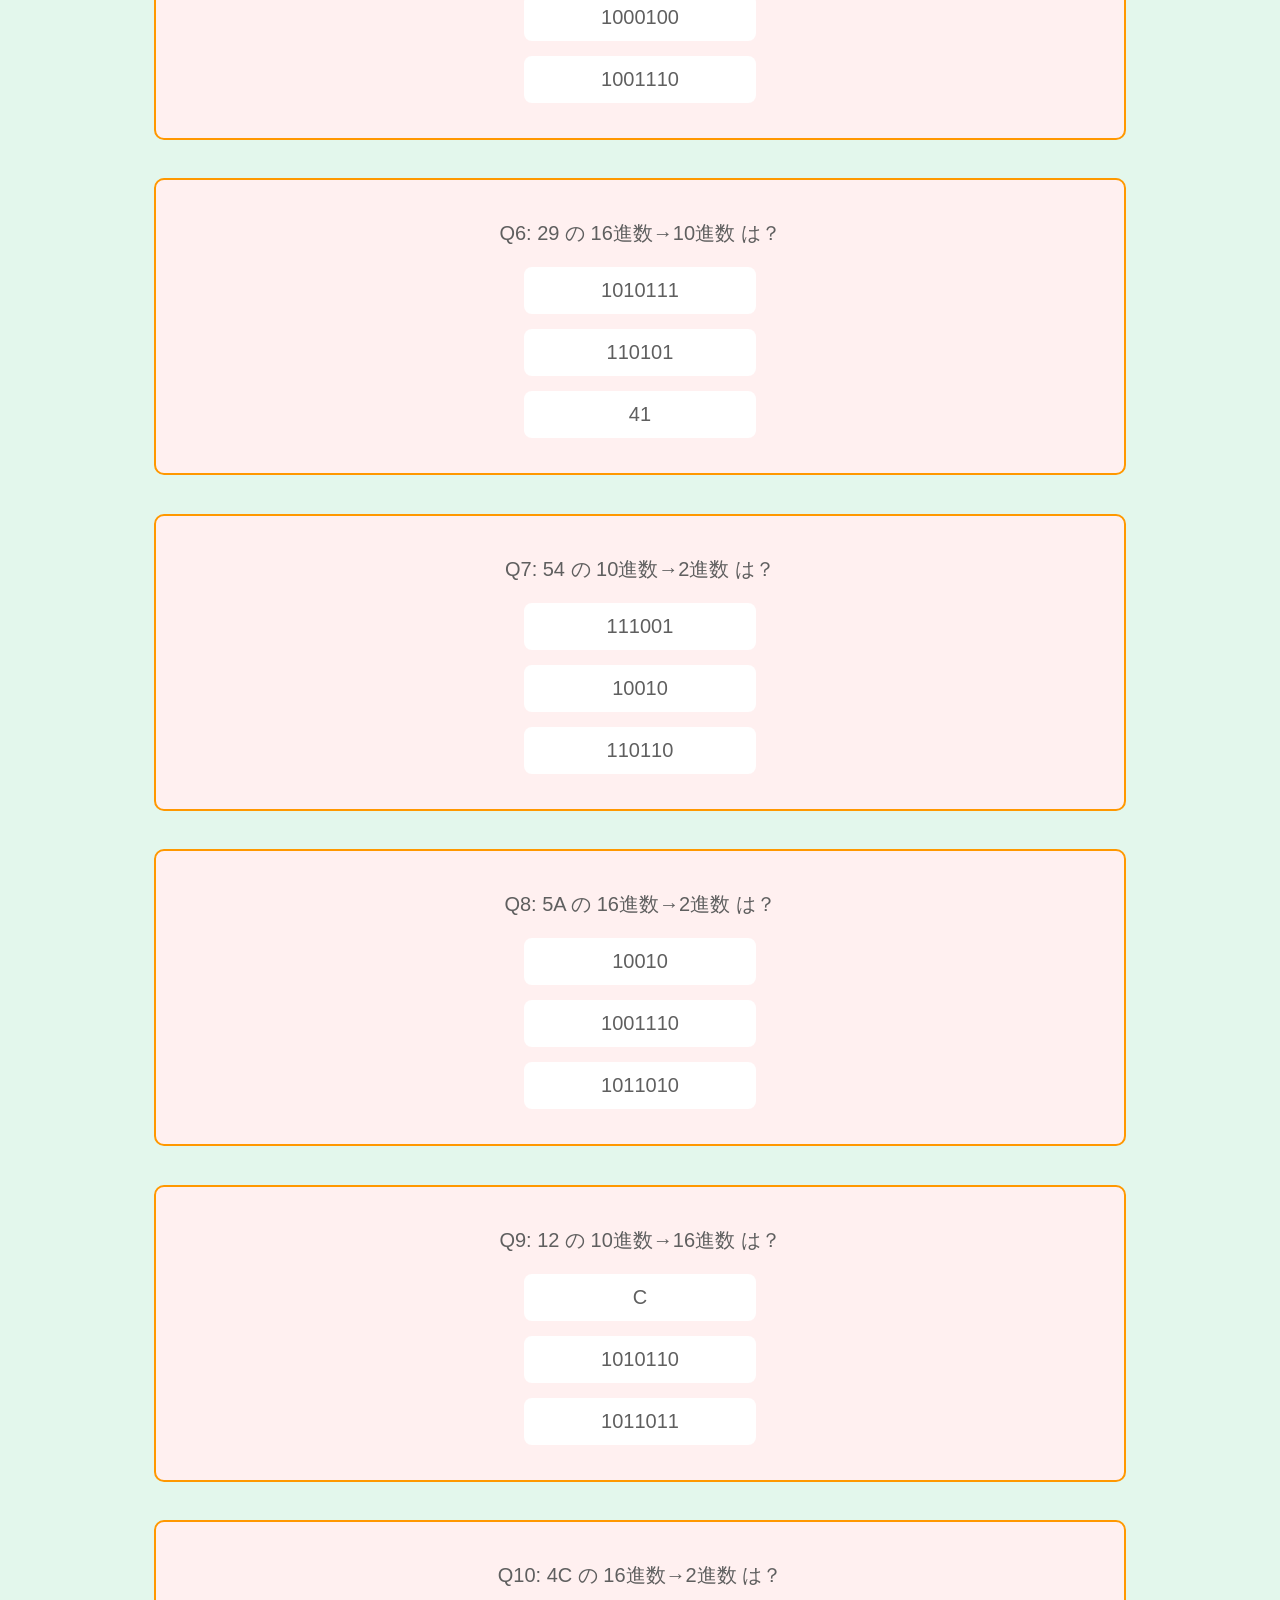
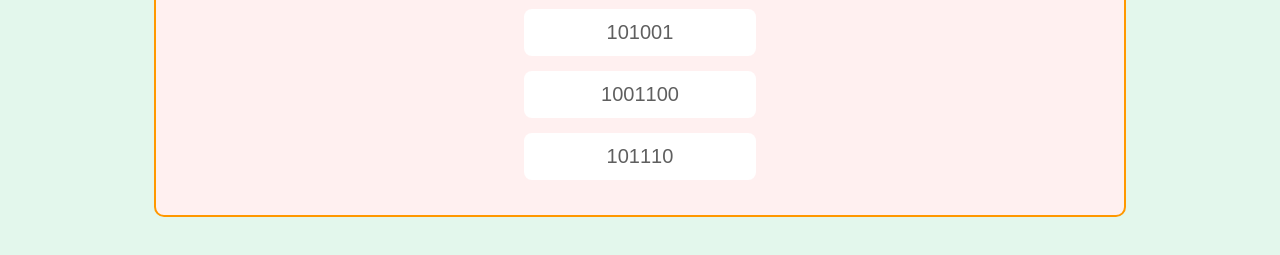
<file: practice_hard.html>
<!DOCTYPE html>
<html lang="ja">
  <head>
    <meta charset="UTF-8" />
    <meta name="viewport" content="width=device-width, initial-scale=1.0" />
    <title>演習用サイト-hard-</title>
    <link rel="stylesheet" href="practice.css" />
  </head>
  <body>
    <top> STAGE3　【HARD】 </top>
    <div id="timerContainer">残り時間: 10:00</div>
    <div id="quizContainer"></div>
    <div id="resultContainer"></div>

    <script src="practice_hard.js"></script>
  </body>
</html>
</file>
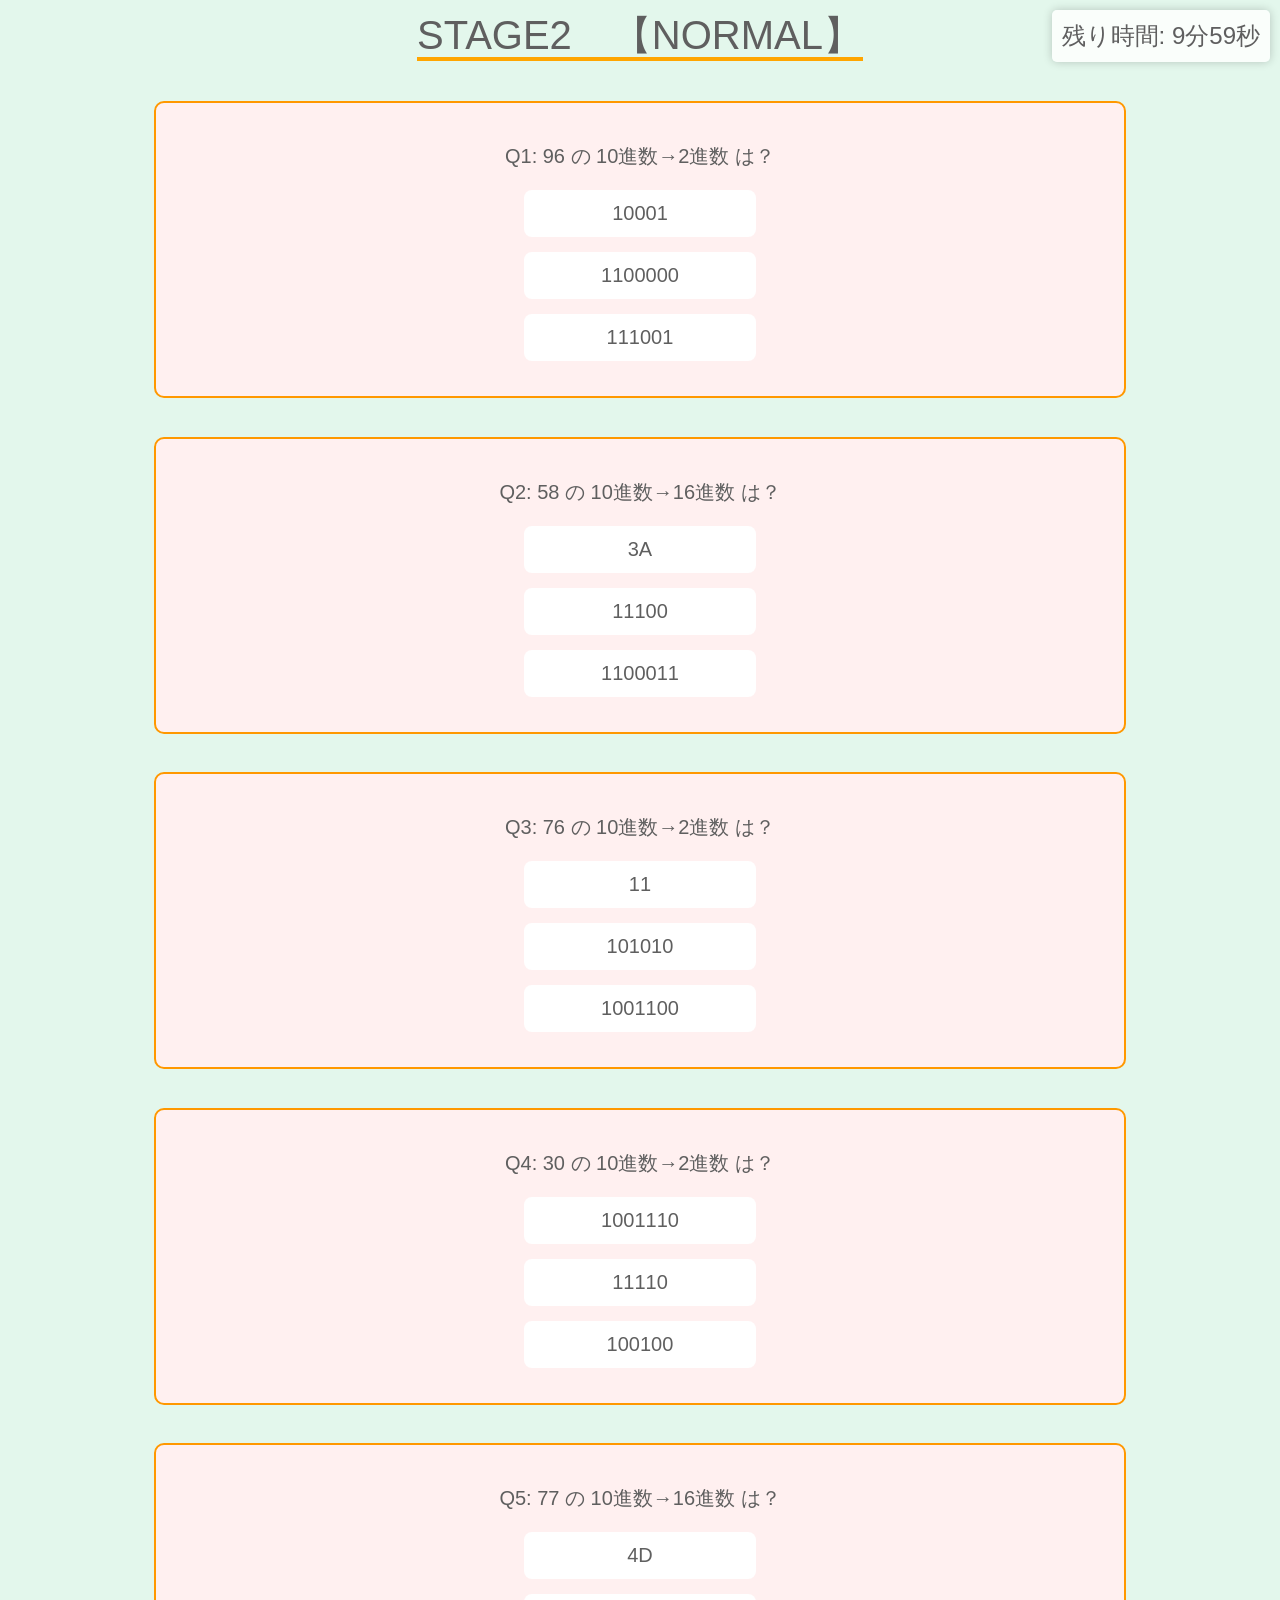
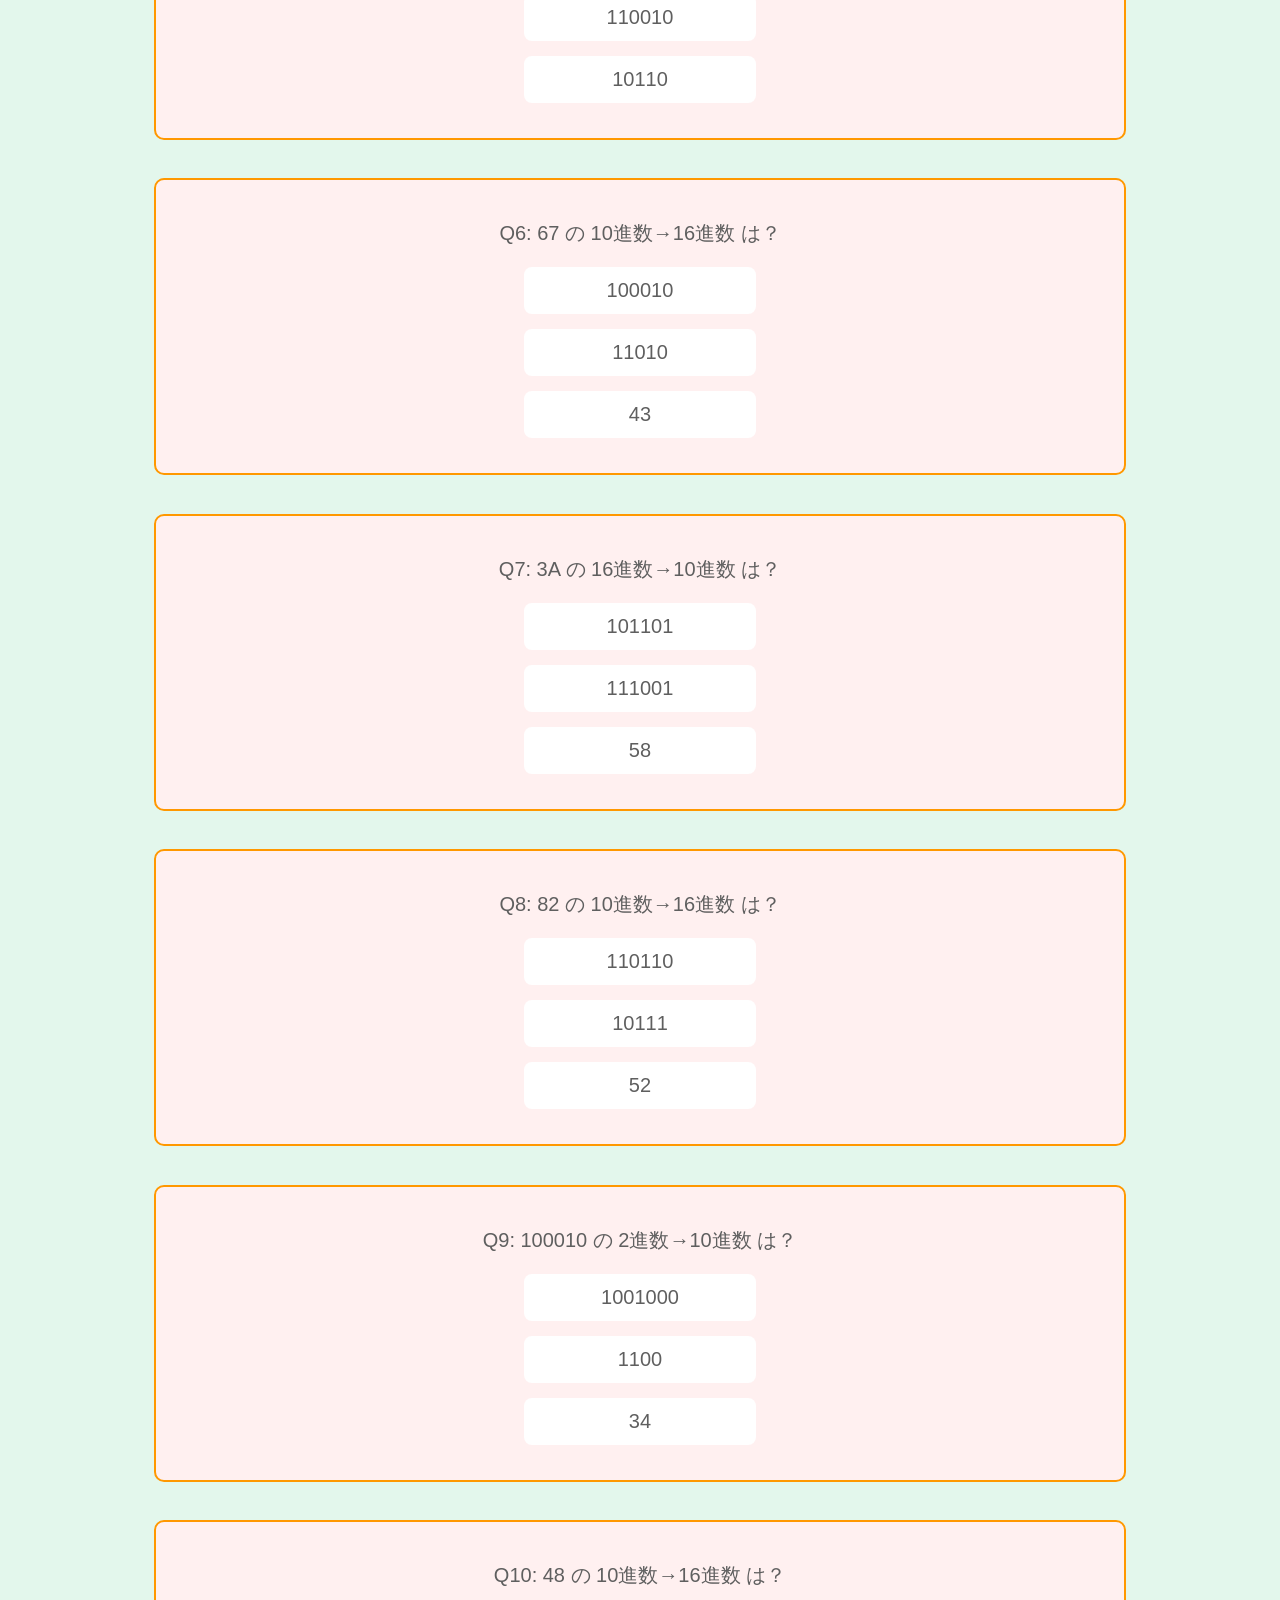
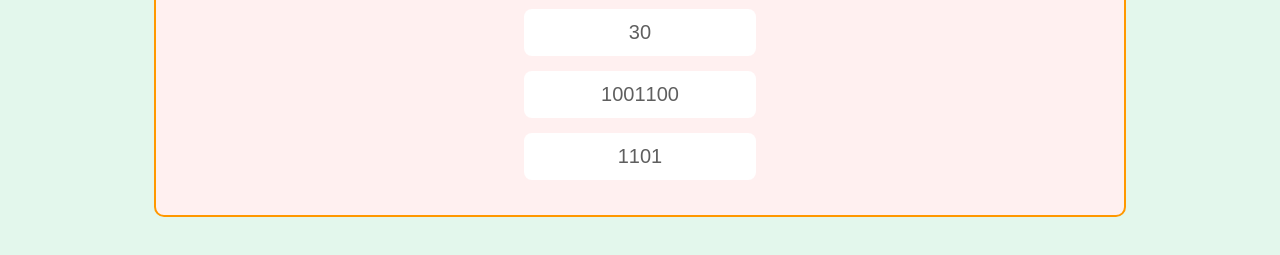
<file: practice_nomal.html>
<!DOCTYPE html>
<html lang="ja">
  <head>
    <meta charset="UTF-8" />
    <meta name="viewport" content="width=device-width, initial-scale=1.0" />
    <title>演習用サイト-nomal-</title>
    <link rel="stylesheet" href="practice.css" />
  </head>
  <body>
    <top> STAGE2　【NORMAL】</top>
    <div id="timerContainer">残り時間: 10:00</div>
    <div id="quizContainer"></div>
    <div id="resultContainer"></div>

    <script src="practice_nomal.js"></script>
  </body>
</html>
</file>
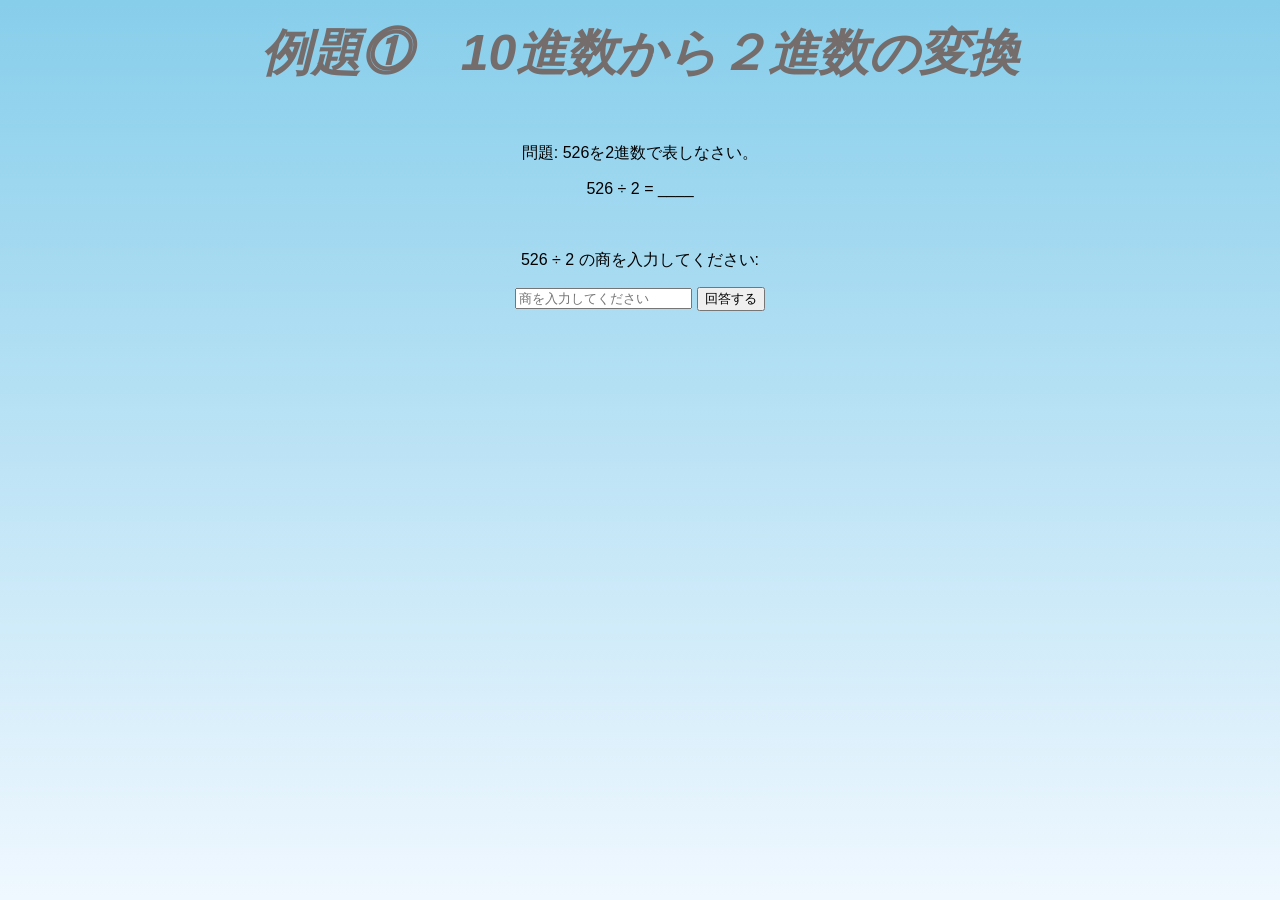
<file: reidai.html>
<!DOCTYPE html>
<html lang="ja">
  <head>
    <meta charset="UTF-8" />
    <meta name="viewport" content="width=device-width, initial-scale=1.0" />
    <title>10進数から2進数の変換</title>
    <link rel="stylesheet" href="reidai.css" />
  </head>
  <body>
    <h1>例題⓵　10進数から２進数の変換</h1>
    <div id="result"></div>
    <div id="inputArea" style="display: none">
      <p id="currentStep"></p>
      <input
        type="number"
        id="userQuotient"
        placeholder="商を入力してください"
      />
      <button onclick="submitAnswer()">回答する</button>
      <p id="feedback"></p>
    </div>
    <script>
      let decimalNumber, binaryString, steps, number;

      const numbers = [526];

      function startConversion() {
        decimalNumber = numbers[Math.floor(Math.random() * numbers.length)];
        binaryString = "";
        steps = "";
        number = decimalNumber;

        const questionHeader = `問題: ${decimalNumber}を2進数で表しなさい。`;
        document.getElementById(
          "result"
        ).innerHTML = `<div class="question-block"><p>${questionHeader}</p><div id="steps" class="steps"></div></div>`;
        document.getElementById("inputArea").style.display = "block";
        document.getElementById("feedback").innerText = "";
        nextStep();
      }

      function nextStep() {
        if (number > 0) {
          steps += `<p>${number} ÷ 2 = ____</p>`; // 商と余りを求める部分
          document.getElementById("steps").innerHTML = steps;
          document.getElementById(
            "currentStep"
          ).innerText = `${number} ÷ 2 の商を入力してください:`;
        } else {
          const resultText = `変換結果: 10進数 ${decimalNumber} = 2進数 ${binaryString}`;
          document.getElementById("steps").innerHTML += `<p>${resultText}</p>`;
          document.getElementById("inputArea").style.display = "none";
          document.getElementById("progress").innerText = "お疲れ様でした！";
        }
      }

      function submitAnswer() {
        const userAnswer = parseInt(
          document.getElementById("userQuotient").value
        );

        if (userAnswer === Math.floor(number / 2)) {
          const remainder = number % 2;
          binaryString = remainder + binaryString;
          steps = steps.replace("____", `${userAnswer} 余り ${remainder}`);
          document.getElementById("steps").innerHTML = steps;
          document.getElementById("feedback").innerText = "正解です！";
          number = userAnswer;
          document.getElementById("userQuotient").value = "";
          nextStep();
        } else {
          document.getElementById("feedback").innerText =
            "間違っています。もう一度お試しください。";
        }
      }

      // 初期化
      startConversion();
    </script>
  </body>
</html>
</file>
<file: top.css>
body {
  margin: 0;
  padding: 0;
  font-family: "Arial", sans-serif;
  background: linear-gradient(to bottom, #87ceeb, #f0f8ff);
  overflow: hidden;
}
.h1 {
  font-size: 50px;
}
.start-screen {
  display: flex;
  flex-direction: column;
  align-items: center;
  justify-content: center;
  height: 100vh;
  text-align: center;
  position: relative;
}

.title h1 {
  font-size: 2.5rem;
  color: rgb(255, 255, 255);
  margin-bottom: 20px;
  font-style: oblique;
}

.characters {
  display: flex;
  gap: 50px;
  margin-bottom: 30px;
}

.character {
  width: 110px;
  height: 90px;
  height: auto;
  animation: float 3s ease-in-out infinite;
}
.student {
  width: 150px;
  height: 120px;
  height: auto;
  animation: float 3s ease-in-out infinite;
}
.start-button button {
  font-size: 1.5rem;
  padding: 10px 30px;
  color: white;
  background-color: #4caf50;
  border: none;
  border-radius: 10px;
  cursor: pointer;
  box-shadow: 0px 5px 10px rgba(0, 0, 0, 0.2);
  transition: transform 0.3s, background-color 0.3s;
  margin-left: 50px;
  padding-left: 50px;
  padding-right: 50px;
}

.start-button button:hover {
  background-color: #45a049;
  transform: scale(1.1);
}

.decorations {
  position: absolute;
  top: 20%;
  left: 40%;
  transform: translateX(-50%);
  display: flex;
  gap: 20px;
  font-size: 2rem;
  color: rgba(0, 0, 0, 0.1);
  animation: float 6s ease-in-out infinite;
}
.decoration {
  height: 120px;
  width: 120px;
}
@keyframes float {
  0%,
  100% {
    transform: translateY(0);
  }
  50% {
    transform: translateY(-20px);
  }
}
</file>
<file: lesson1.css>
html,
body {
  margin: 0;
  padding: 0;
  height: 100%;
  font-size: 20px; /* htmlとbody両方に高さを設定 */
}

body {
  font-family: "Arial", sans-serif;
  background: linear-gradient(to bottom, #87ceeb, #f0f8ff);
  background-attachment: fixed; /* 背景を固定して分割を防ぐ */
  background-size: cover; /* 背景を画面全体に拡大縮小 */
}
h1 {
  font-size: 40px;
}
.button_start {
  position: relative;
  font-size: 32px;
  width: 30%;
  padding: 0 50px;
  color: black;
  cursor: pointer;
  transition: background-color 0.3s;
  border-radius: 10px;
  /* ボタンの背景画像 */
  background-color: aliceblue;
}
.button_start:hover {
  transform: scale(0.95);
}
.send {
  position: relative;
  font-size: 20px;
  width: 10%;
  padding: 0px 5px;
  color: black;
  cursor: pointer;
  transition: background-color 0.3s;
  border-radius: 10px;
  /* ボタンの背景画像 */
  background-color: aliceblue;
}

#userQuotient {
  font-size: 20px;
  height: 10%;
  width: 15%;
}

#userAnswer {
  font-size: 20px;
  height: 10%;
  width: 15%;
}

.teacher {
  position: relative;
  background-size: 100%;
  /* ボックス配置指定 */
  position: relative;
  margin: 0 auto;
  text-align: center;
  /* ボックスサイズ指定 */
  width: 100px;
  height: 100px;
}
.bottom-right-image {
  position: absolute;
  left: 400px;
  bottom: -200px;

  animation: moveImage 3s infinite alternate; /* アニメーション適用 */
}
.teacher-img {
  width: 150px;
  height: auto;
}
.fukidashioya {
  position: relative;
  background-size: 100%;
  /* ボックス配置指定 */
  position: relative;
  margin: 0 auto;
  text-align: center;
  /* ボックスサイズ指定 */
  width: 100px;
  height: 100px;
}
.fukidashiko {
  position: absolute;
  left: 100px;
  top: -100px;

  animation: moveImage 3s infinite alternate; /* アニメーション適用 */
}

.fukidashi-img {
  width: 300px;
  height: auto;
}

.container {
  text-align: center;
  padding: 20px;
}

/* 右下に画像を固定配置するスタイル */

/* アニメーション定義 */
@keyframes moveImage {
  0% {
    transform: translateY(0); /* 初期位置 */
  }
  50% {
    transform: translateY(-20px); /* 上に20px移動 */
  }
  100% {
    transform: translateY(0); /* 元の位置に戻る */
  }
}
</file>
<file: lesson2.css>
html,
body {
  margin: 0;
  padding: 0;
  height: 100%;
  font-size: 20px; /* htmlとbody両方に高さを設定 */
}

body {
  font-family: "Arial", sans-serif;
  background: linear-gradient(to bottom, #87ceeb, #f0f8ff);
  background-attachment: fixed; /* 背景を固定して分割を防ぐ */
  background-size: cover; /* 背景を画面全体に拡大縮小 */
}
h1 {
  font-size: 40px;
}
.button_start {
  position: relative;
  font-size: 32px;
  width: 30%;
  padding: 0 50px;
  color: black;
  cursor: pointer;
  transition: background-color 0.3s;
  border-radius: 10px;
  /* ボタンの背景画像 */
  background-color: aliceblue;
}
.button_start:hover {
  transform: scale(0.95);
}
.send {
  position: relative;
  font-size: 20px;
  width: 10%;
  padding: 0px 5px;
  color: black;
  cursor: pointer;
  transition: background-color 0.3s;
  border-radius: 10px;
  /* ボタンの背景画像 */
  background-color: aliceblue;
}

#userQuotient {
  font-size: 20px;
  height: 10%;
  width: 15%;
}

#userAnswer {
  font-size: 20px;
  height: 10%;
  width: 15%;
}

.teacher {
  position: relative;
  background-size: 100%;
  /* ボックス配置指定 */
  position: relative;
  margin: 0 auto;
  text-align: center;
  /* ボックスサイズ指定 */
  width: 100px;
  height: 100px;
}
.bottom-right-image {
  position: absolute;
  left: 400px;
  bottom: -200px;

  animation: moveImage 3s infinite alternate; /* アニメーション適用 */
}
.teacher-img {
  width: 150px;
  height: auto;
}
.fukidashioya {
  position: relative;
  background-size: 100%;
  /* ボックス配置指定 */
  position: relative;
  margin: 0 auto;
  text-align: center;
  /* ボックスサイズ指定 */
  width: 100px;
  height: 100px;
}
.fukidashiko {
  position: absolute;
  left: 100px;
  top: -100px;

  animation: moveImage 3s infinite alternate; /* アニメーション適用 */
}

.fukidashi-img {
  width: 300px;
  height: auto;
}

.container {
  text-align: center;
  padding: 20px;
}

/* 右下に画像を固定配置するスタイル */

/* アニメーション定義 */
@keyframes moveImage {
  0% {
    transform: translateY(0); /* 初期位置 */
  }
  50% {
    transform: translateY(-20px); /* 上に20px移動 */
  }
  100% {
    transform: translateY(0); /* 元の位置に戻る */
  }
}
</file>
<file: lesson3.css>
html,
body {
  margin: 0;
  padding: 0;
  height: 100%; /* htmlとbody両方に高さを設定 */
}
body {
  display: flex;
  justify-content: center;
  font-family: Arial, sans-serif;
  text-align: center;
  font-size: 20px !important;
}
.container {
  display: flex;
  flex-direction: column;
  gap: 20px;
  padding: 20px;

  border-radius: 8px;
}
.binary-display {
  font-size: 2em;
  font-weight: bold;
  color: #333;
}
input,
button {
  padding: 10px;
  font-size: 16px;
}
.result {
  font-weight: bold;
  font-size: 1.2em;
  margin-top: 20px;
}
.hint {
  color: blue;
  margin-top: 10px;
  font-size: 1em;
  font-weight: bold;
}
/* 以下、2の累乗とマス用のスタイル */
.powers-of-two {
  display: flex;
  justify-content: center;
  gap: 30px;
  font-size: 1.5em;
}

.arrows {
  display: flex;
  justify-content: center;
  gap: 30px;
  margin-top: 10px;
}

.arrows div {
  font-size: 2em;
}

.boxes {
  display: flex;
  justify-content: center;
  gap: 30px;
  margin-top: 10px;
}

.box {
  width: 50px;
  height: 50px;
  border: 2px solid #333;
  display: flex;
  justify-content: center;
  align-items: center;
}
#drawingCanvas {
  border: 2px solid #000;
  touch-action: none;
  margin-left: 30px;
}
.controls {
  margin-top: 10px;
  margin-left: 30px;
}
#memo {
  margin-left: 30px;
}
/* ヒント表示用に非表示にする */
#powerContainer {
  display: none;
}

.button_start {
  position: relative;
  font-size: 32px;
  width: 60%;
  padding: 0 50px;
  color: black;
  cursor: pointer;
  transition: background-color 0.3s;
  border-radius: 10px;
  /* ボタンの背景画像 */
  background-color: aliceblue;
}
.button_start:hover {
  transform: scale(0.95);
}

/* 右下に画像を固定配置するスタイル */
.bottom-right-image {
  position: fixed; /* 固定位置 */
  bottom: 100px; /* 画面下端から10px */
  right: 100px; /* 画面右端から10px */
  width: 150px; /* 画像の幅 */
  height: 300px; /* 画像の高さを自動調整 */
  z-index: 1000; /* 他の要素の上に表示 */
  animation: moveImage 3s infinite alternate; /* アニメーション適用 */
}
.fukidashi {
  position: fixed; /* 固定位置 */
  bottom: 300px; /* 画面下端から10px */
  right: 250px; /* 画面右端から10px */
  width: 400px; /* 画像の幅 */
  height: 200px; /* 画像の高さを自動調整 */
  z-index: 1000; /* 他の要素の上に表示 */
  animation: moveImage 3s infinite alternate; /* アニメーション適用 */
}

body {
  font-family: "Arial", sans-serif;
  background: linear-gradient(to bottom, #87ceeb, #f0f8ff);
  background-attachment: fixed; /* 背景を固定して分割を防ぐ */
  background-size: cover; /* 背景を画面全体に拡大縮小 */
}

.ul {
  padding-left: 0;
}
li {
  list-style: none;
}
/* アニメーション定義 */
@keyframes moveImage {
  0% {
    transform: translateY(0); /* 初期位置 */
  }
  50% {
    transform: translateY(-20px); /* 上に20px移動 */
  }
  100% {
    transform: translateY(0); /* 元の位置に戻る */
  }
}
</file>
<file: lesson4.css>
html,
body {
  margin: 0;
  padding: 0;
  height: 100%; /* htmlとbody両方に高さを設定 */
}

body {
  display: flex;
  justify-content: center;
  font-family: Arial, sans-serif;
  text-align: center;
  font-size: 20px !important;
}
.container {
  display: flex;
  flex-direction: column;
  gap: 20px;
  padding: 20px;

  border-radius: 8px;
}
.binary-display {
  font-size: 2em;
  color: #333;
}
input,
button {
  padding: 10px;
  font-size: 16px;
}
.result {
  margin-top: 20px;
}
.hint {
  color: blue;
  margin-top: 10px;
  font-size: 1em;
  font-weight: bold;
}
/* 以下、2の累乗とマス用のスタイル */
.powers-of-two {
  display: flex;
  justify-content: center;
  gap: 30px;
  font-size: 1.5em;
}

.arrows {
  display: flex;
  justify-content: center;
  gap: 30px;
  margin-top: 10px;
}

.arrows div {
  font-size: 2em;
}

.boxes {
  display: flex;
  justify-content: center;
  gap: 30px;
  margin-top: 10px;
}

.box {
  width: 50px;
  height: 50px;
  border: 2px solid #333;
  display: flex;
  justify-content: center;
  align-items: center;
}
#drawingCanvas {
  border: 2px solid #000;
  touch-action: none;
  margin-left: 30px;
}
.controls {
  margin-top: 10px;
  margin-left: 30px;
}
#memo {
  margin-left: 30px;
}
/* ヒント表示用に非表示にする */
#powerContainer {
  display: none;
}

.button_start {
  position: relative;
  font-size: 32px;
  width: 60%;
  padding: 0 50px;
  color: black;
  cursor: pointer;
  transition: background-color 0.3s;
  border-radius: 10px;
  /* ボタンの背景画像 */
  background-color: aliceblue;
  margin-left: 20%;
}
.button_start:hover {
  transform: scale(0.95);
}

/* 右下に画像を固定配置するスタイル */
.bottom-right-image {
  position: fixed; /* 固定位置 */
  bottom: 100px; /* 画面下端から10px */
  right: 100px; /* 画面右端から10px */
  width: 150px; /* 画像の幅 */
  height: 300px; /* 画像の高さを自動調整 */
  z-index: 1000; /* 他の要素の上に表示 */
  animation: moveImage 3s infinite alternate; /* アニメーション適用 */
}
.fukidashi {
  position: fixed; /* 固定位置 */
  bottom: 300px; /* 画面下端から10px */
  right: 250px; /* 画面右端から10px */
  width: 400px; /* 画像の幅 */
  height: 200px; /* 画像の高さを自動調整 */
  z-index: 1000; /* 他の要素の上に表示 */
  animation: moveImage 3s infinite alternate; /* アニメーション適用 */
}

body {
  font-family: "Arial", sans-serif;
  background: linear-gradient(to bottom, #87ceeb, #f0f8ff);
  background-attachment: fixed; /* 背景を固定して分割を防ぐ */
  background-size: cover; /* 背景を画面全体に拡大縮小 */
}

.ul {
  padding-left: 0;
}
li {
  list-style: none;
}

/* アニメーション定義 */
@keyframes moveImage {
  0% {
    transform: translateY(0); /* 初期位置 */
  }
  50% {
    transform: translateY(-20px); /* 上に20px移動 */
  }
  100% {
    transform: translateY(0); /* 元の位置に戻る */
  }
}
</file>
<file: lesson5.css>
html,
body {
  margin: 0;
  padding: 0;
  height: 100%; /* htmlとbody両方に高さを設定 */
}
body {
  display: flex;
  justify-content: center;
  font-family: Arial, sans-serif;
  font-size: 20px;
}
#startButton {
  position: relative;
  font-size: 32px;
  width: 60%;
  padding: 0 50px;
  color: black;
  cursor: pointer;
  transition: background-color 0.3s;
  border-radius: 10px;
  /* ボタンの背景画像 */
  background-color: aliceblue;
  margin-left: 20%;
}

button:hover {
  background-color: rgb(165, 235, 165);
  transform: scale(0.95);
}

.container {
  display: flex;
  flex-direction: column;
  gap: 20px;
  padding: 20px;

  border-radius: 8px;
}
.binary-display {
  font-size: 2em;
  font-weight: bold;
  color: #333;
}
input,
button {
  padding: 10px;
  font-size: 16px;
}

.result {
  font-weight: bold;
  font-size: 1.2em;
  margin-top: 20px;
}
.hint {
  color: blue;
  margin-top: 10px;
  font-size: 1em;
  font-weight: bold;
}
/* 以下、2の累乗とマス用のスタイル */
.powers-of-two {
  display: flex;
  justify-content: center;
  gap: 30px;
  font-size: 1.5em;
}

.arrows {
  display: flex;
  justify-content: center;
  gap: 30px;
  margin-top: 10px;
}

.arrows div {
  font-size: 2em;
}

.boxes {
  display: flex;
  justify-content: center;
  gap: 30px;
  margin-top: 10px;
}

.box {
  width: 50px;
  height: 50px;
  border: 2px solid #333;
  display: flex;
  justify-content: center;
  align-items: center;
}
#drawingCanvas {
  border: 2px solid #000;
  touch-action: none;
  margin-left: 30px;
}
.controls {
  margin-top: 10px;
  margin-left: 30px;
}
#memo {
  margin-left: 30px;
}
/* ヒント表示用に非表示にする */
#powerContainer {
  display: none;
}

/* 右下に画像を固定配置するスタイル */
.teacher {
  position: relative;
  background-size: 100%;
  /* ボックス配置指定 */
  position: relative;
  margin: 0 auto;
  text-align: center;
  /* ボックスサイズ指定 */
  width: 100px;
  height: 100px;
}
.bottom-right-image {
  position: absolute;
  right: -150px;
  top: -50px;

  animation: moveImage 3s infinite alternate; /* アニメーション適用 */
}
.teacher-img {
  width: 150px;
  height: auto;
}
.fukidashioya {
  position: relative;
  background-size: 100%;
  /* ボックス配置指定 */
  position: relative;
  margin: 0 auto;
  text-align: center;
  /* ボックスサイズ指定 */
  width: 100px;
  height: 100px;
}
.fukidashiko {
  position: absolute;
  right: 20%;
  bottom: 30px;
  animation: moveImage 3s infinite alternate; /* アニメーション適用 */
}

.fukidashi-img {
  width: 300px;
  height: auto;
}
body {
  font-family: "Arial", sans-serif;
  background: linear-gradient(to bottom, #87ceeb, #f0f8ff);
  background-attachment: fixed; /* 背景を固定して分割を防ぐ */
  background-size: cover; /* 背景を画面全体に拡大縮小 */
}
</file>
<file: lesson6.css>
html,
body {
  margin: 0;
  padding: 0;
  height: 100%; /* htmlとbody両方に高さを設定 */
}
body {
  display: flex;
  justify-content: center;
  font-family: Arial, sans-serif;
  margin-top: 20px;
}
.container {
  display: flex;
  gap: 20px;
}
.conversion-container,
.drawing-container {
  padding: 20px;
  border-radius: 8px;
}
.hex-display {
  font-size: 2em;
  font-weight: bold;
  color: #333;
}
input,
button {
  padding: 10px;
  font-size: 16px;
}
.result {
  font-weight: bold;
  font-size: 1.2em;
  margin-top: 20px;
}
.hint-input {
  margin-top: 10px;
}
.hint-binary {
  color: green;
  font-size: 1em;
}
#drawingCanvas {
  border: 2px solid #000;
  touch-action: none;
}
.controls {
  margin-top: 10px;
}

body {
  font-family: "Arial", sans-serif;
  background: linear-gradient(to bottom, #87ceeb, #f0f8ff);
  background-attachment: fixed; /* 背景を固定して分割を防ぐ */
  background-size: cover; /* 背景を画面全体に拡大縮小 */
}
.button_start {
  position: relative;
  font-size: 32px;
  width: 60%;
  padding: 0 50px;
  color: black;
  cursor: pointer;
  transition: background-color 0.3s;
  border-radius: 10px;
  /* ボタンの背景画像 */
  background-color: aliceblue;
  margin-left: 20%;
}
.button_start:hover {
  transform: scale(0.95);
}
</file>
<file: practice.css>
top {
  border-bottom: 4px solid orange;
  width: 200px;
  font-size: 40px;
}

body {
  text-align: center;
  margin-right: auto;
  margin-left: auto;
  background: rgb(227, 247, 236);
  color: rgb(95, 95, 95);
  /* background-size: 80%;
  background-position: center center;
  background-attachment: fixed;
  background-repeat: no-repeat;
  font-family: -apple-system, "Segoe UI";
   */
  font-family: Arial, "Helvetica Neue", "BIZ UDPGothic", Meiryo,
    "Hiragino Kaku Gothic Pro", sans-serif;
}

#timerContainer {
  position: fixed;
  top: 10px;
  right: 10px;
  background-color: rgba(255, 255, 255, 0.8);
  padding: 10px;
  border-radius: 5px;
  box-shadow: 0 0 10px rgba(0, 0, 0, 0.2);
  z-index: 1000;
}

.selectedOption {
  background-color: lightblue;
}

.question {
  font-size: 20px;
  margin: 3% 12%;
  padding: 20px;
  border-radius: 10px;
  border: 2px solid #ff9800;
  background-color: #fff0f0;
}

.result {
  display: inline-block;
  margin-left: 10px;
  font-weight: bold;
}

.explanation {
  margin-left: 10px;
}

#timerContainer {
  font-size: 24px;
  margin-bottom: 20px;
  text-align: center;
}

.selectedOption {
  background-color: #d3d3d3;
}

.result {
  margin-left: 10px;
}

/* ボタンの基本スタイル */
button {
  font-size: 20px;
  color: rgb(95, 95, 95);
  padding: 12px 24px;
  margin: 8px auto;
  cursor: pointer;
  border: none;
  border-radius: 8px;
  background-color: white;
  transition: background-color 0.3s ease, transform 0.2s ease;
  display: block;
  width: 25%;
  box-sizing: border-box;
}

/* ホバー時の背景色変更 */
button:hover {
  background-color: #fce3bd;
  transform: scale(1.05);
}

/* 選択されたボタンのスタイル */
button.selectedOption {
  background-color: #ff9800;
  color: white;
}

/* ボタンが無効のときのスタイル */
button:disabled {
  background-color: #ddd;
  cursor: not-allowed;
  color: #aaa;
}

/* 問題のレイアウト */
.quiz-container {
  display: flex;
  flex-wrap: wrap;
  justify-content: space-between; /* 問題間の余白を均等に */
  gap: 20px; /* 問題間のギャップを指定 */
}

.quiz-container .question {
  width: 45%; /* 各問題の幅を45%に設定 */
  margin-bottom: 20px;
}

.question button {
  margin-bottom: 15px; /* 各選択肢間の余白 */
}

/* レスポンシブデザイン: スマホ等では1列に */
@media (max-width: 768px) {
  .quiz-container .question {
    width: 100%; /* 画面が小さい場合は1列表示に */
  }
}
</file>
<file: reidai.css>
/* ページ全体のスタイル */
body {
  font-family: "Arial", sans-serif;
  background: linear-gradient(to bottom, #87ceeb, #f0f8ff);
  background-attachment: fixed; /* 背景を固定 */
  background-size: cover; /* 背景を画面全体に拡大縮小 */
  margin: 0;
  padding: 0;
  height: 100vh; /* htmlとbody両方に高さを設定 */
  display: flex;
  flex-direction: column; /* 縦方向の配置を意識 */
  align-items: center; /* 水平方向の中央揃え */
  justify-content: flex-start; /* 垂直方向は上から開始 */
}

/* タイトル（h1）のスタイル */
h1 {
  font-size: 50px;
  color: rgb(117, 108, 108);
  margin: 20px 0; /* 上下に適度な余白を追加 */
  font-style: oblique;
  text-align: center; /* 中央揃え */
}

/* 問題ブロックのスタイル */
#result {
  margin-top: 20px; /* タイトルとの余白 */
  text-align: center; /* 水平方向に中央揃え */
}

/* 入力エリアのスタイル */
#inputArea {
  margin-top: 20px; /* 問題ブロックとの余白 */
  text-align: center; /* 水平方向に中央揃え */
}

/* フィードバックのスタイル */
#feedback {
  margin-top: 10px; /* 入力フィールドとの余白 */
  color: #333; /* 文字色 */
  font-weight: bold; /* 太字 */
}
</file>
